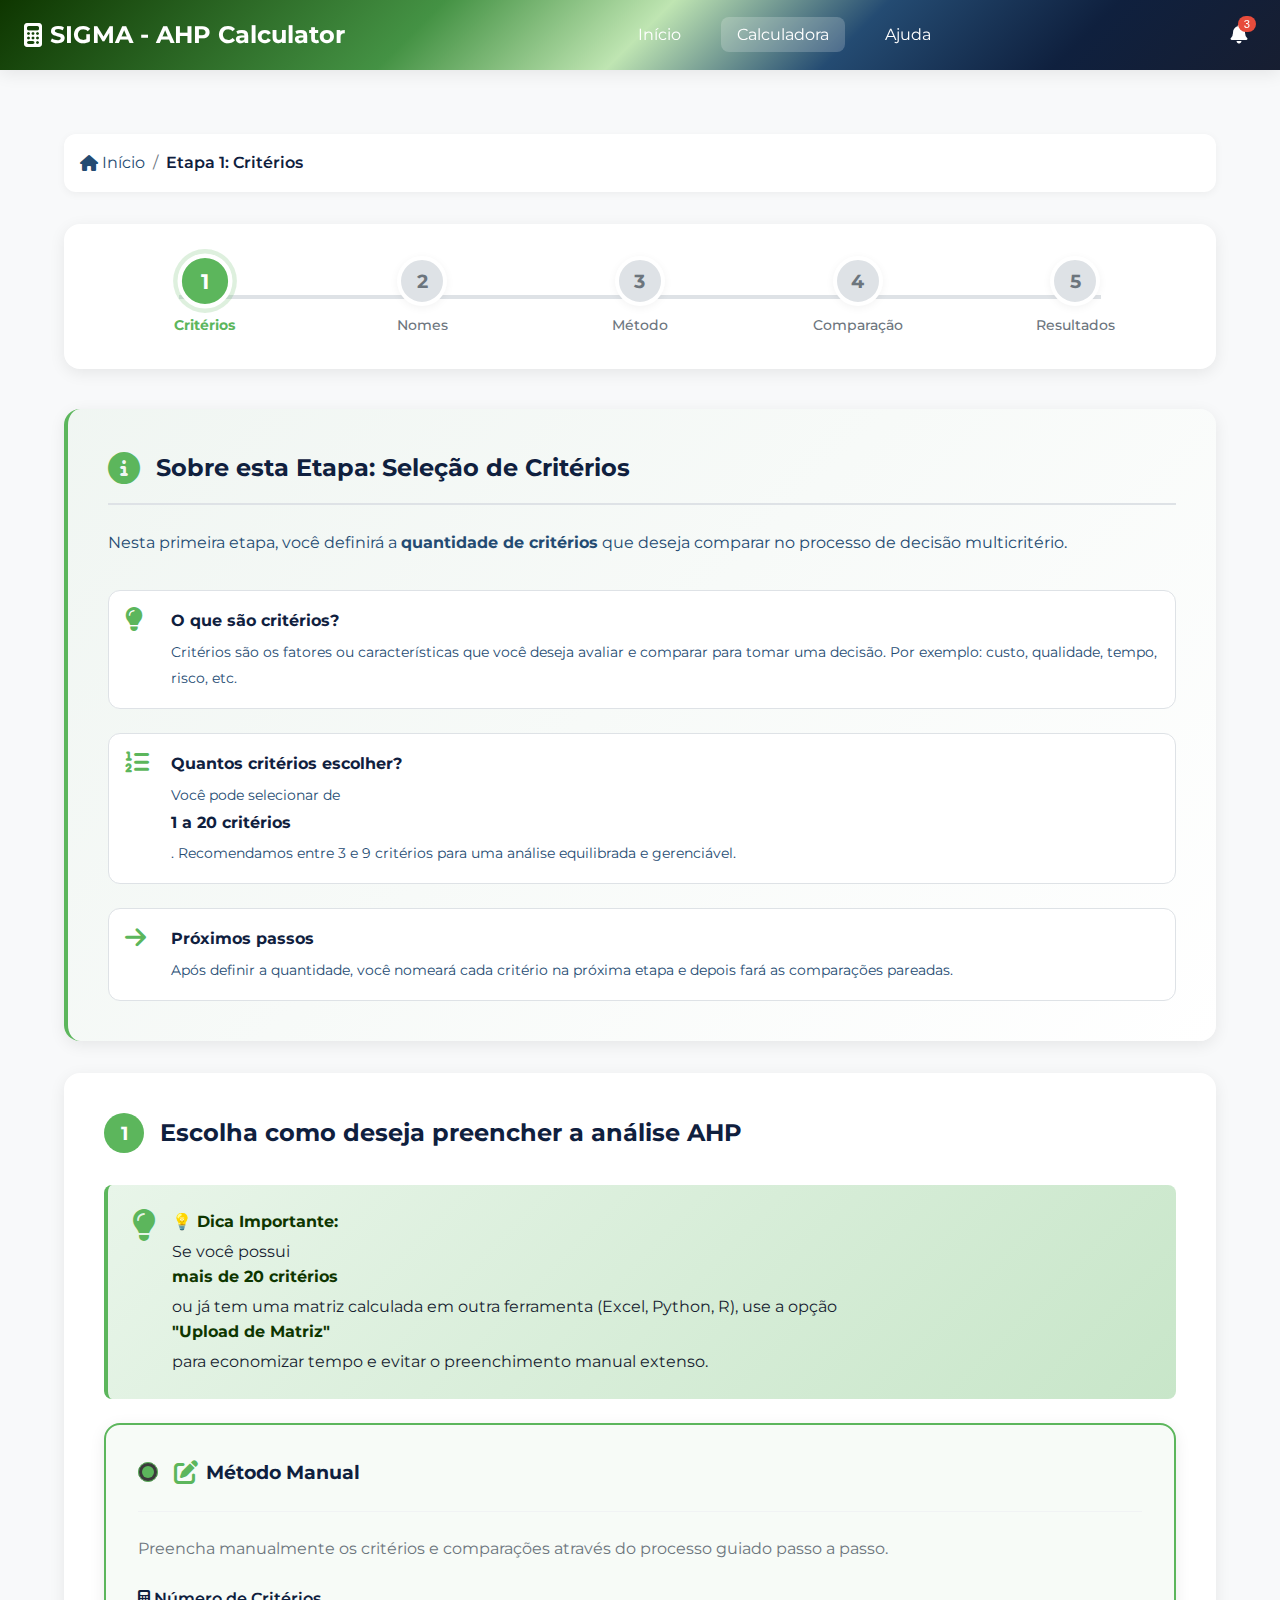
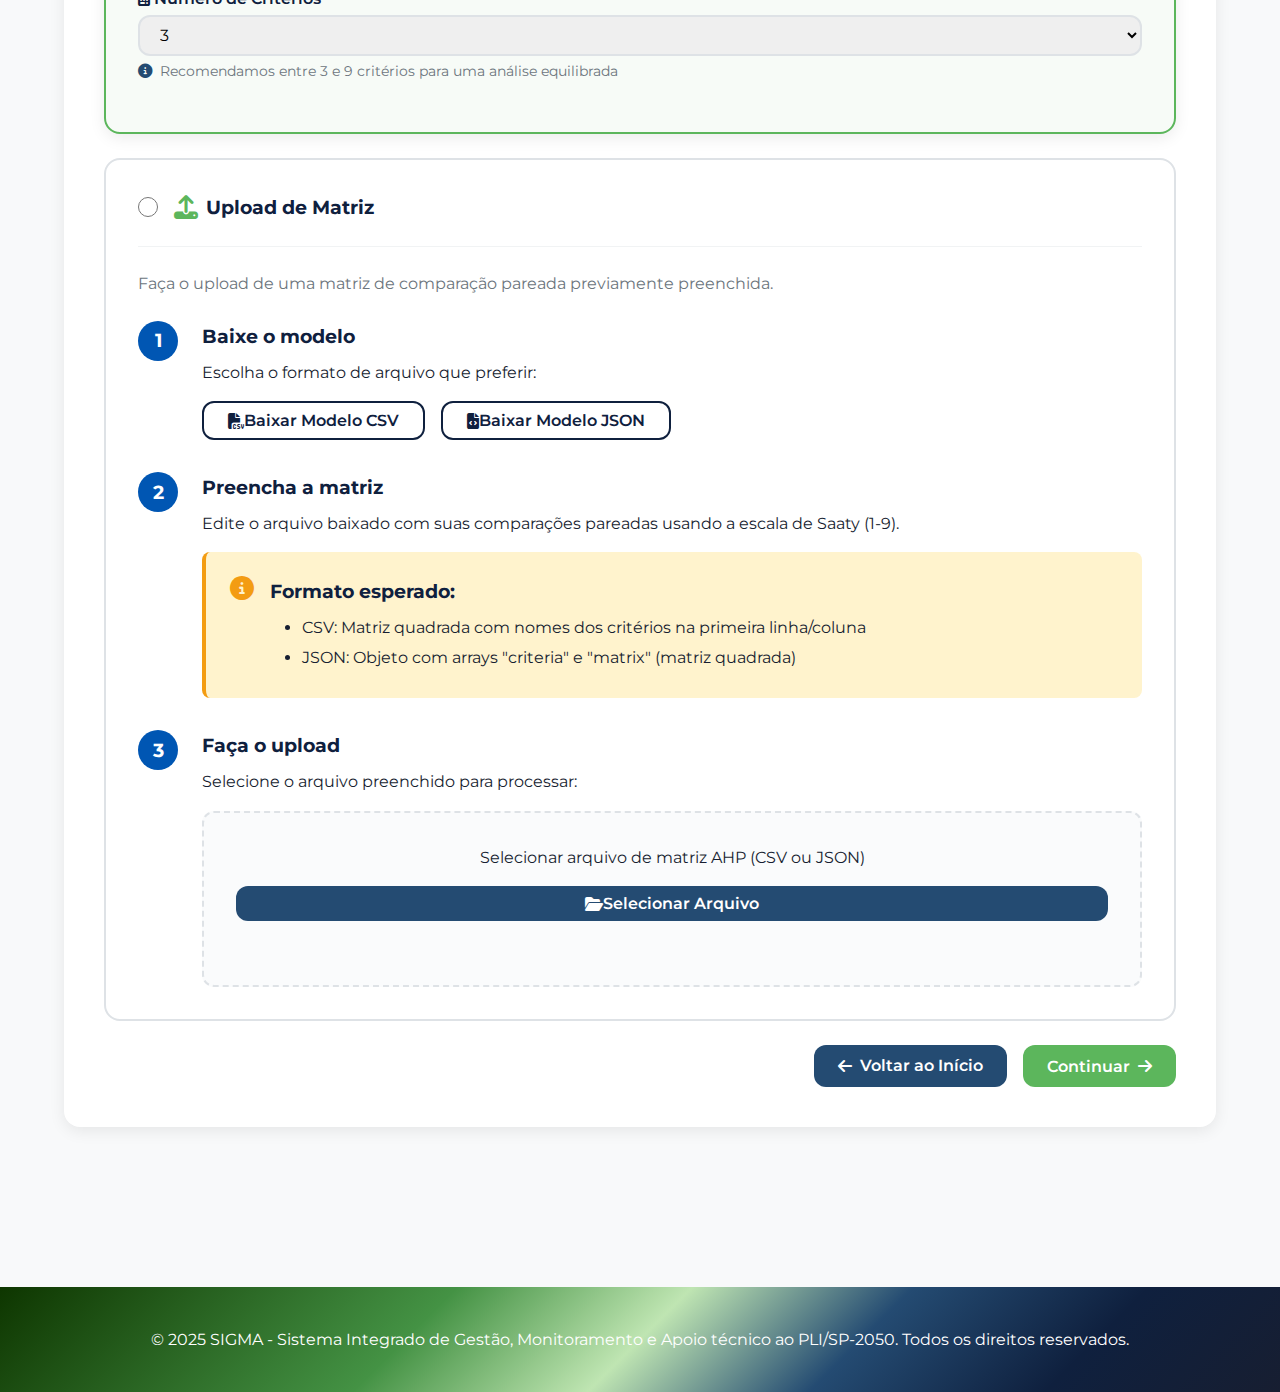
<file: step1-criterios.html>
<!DOCTYPE html>
<html lang="pt-BR">
<head>
    <meta charset="UTF-8">
    <meta name="viewport" content="width=device-width, initial-scale=1.0">
    <title>Etapa 1: Seleção de Critérios - SIGMA AHP</title>

    <!-- SIGMA AHP specific styles -->
    <link rel="stylesheet" href="sigma-ahp.css">

    <!-- Font Awesome para ícones -->
    <link rel="stylesheet" href="https://cdnjs.cloudflare.com/ajax/libs/font-awesome/6.4.2/css/all.min.css">

    <!-- Montserrat Font -->
    <link rel="preconnect" href="https://fonts.googleapis.com">
    <link rel="preconnect" href="https://fonts.gstatic.com" crossorigin>
    <link href="https://fonts.googleapis.com/css2?family=Montserrat:wght@400;500;600;700&display=swap" rel="stylesheet">
</head>
<body>
    <!-- PLI Navbar Header -->
    <header class="l-header">
        <nav class="pli-navbar">
            <div class="pli-navbar__container">
                <a href="sigma-ahp.html" class="pli-navbar__brand">
                    <i class="fas fa-calculator"></i> SIGMA - AHP Calculator
                </a>

                <ul class="pli-navbar__nav">
                    <li><a href="sigma-ahp.html" class="pli-navbar__link">Início</a></li>
                    <li><a href="#" class="pli-navbar__link pli-navbar__link--active">Calculadora</a></li>
                    <li><a href="#" class="pli-navbar__link">Ajuda</a></li>
                </ul>

                <div class="pli-navbar__utilities">
                    <button class="pli-navbar__notification">
                        <i class="fas fa-bell"></i>
                        <span class="pli-navbar__notification-badge">3</span>
                    </button>
                </div>
            </div>
        </nav>
    </header>

    <!-- Main Content -->
    <main class="l-main">
        <div class="l-container">
            <!-- Breadcrumb Navigation -->
            <nav class="breadcrumb">
                <a href="sigma-ahp.html"><i class="fas fa-home"></i> Início</a>
                <span class="breadcrumb-separator">/</span>
                <span class="breadcrumb-current">Etapa 1: Critérios</span>
            </nav>

            <!-- Progress Bar -->
            <div class="progress-container">
                <div class="progress-bar">
                    <div class="progress-step active">
                        <div class="progress-circle">1</div>
                        <span>Critérios</span>
                    </div>
                    <div class="progress-step">
                        <div class="progress-circle">2</div>
                        <span>Nomes</span>
                    </div>
                    <div class="progress-step">
                        <div class="progress-circle">3</div>
                        <span>Método</span>
                    </div>
                    <div class="progress-step">
                        <div class="progress-circle">4</div>
                        <span>Comparação</span>
                    </div>
                    <div class="progress-step">
                        <div class="progress-circle">5</div>
                        <span>Resultados</span>
                    </div>
                </div>
            </div>

            <!-- Info Card -->
            <section class="ahp-section info-card">
                <div class="info-card-header">
                    <i class="fas fa-info-circle"></i>
                    <h2>Sobre esta Etapa: Seleção de Critérios</h2>
                </div>
                <div class="info-card-content">
                    <p>Nesta primeira etapa, você definirá a <strong>quantidade de critérios</strong> que deseja comparar no processo de decisão multicritério.</p>
                    
                    <div class="info-highlights">
                        <div class="info-item">
                            <i class="fas fa-lightbulb"></i>
                            <div>
                                <strong>O que são critérios?</strong>
                                <p>Critérios são os fatores ou características que você deseja avaliar e comparar para tomar uma decisão. Por exemplo: custo, qualidade, tempo, risco, etc.</p>
                            </div>
                        </div>
                        <div class="info-item">
                            <i class="fas fa-list-ol"></i>
                            <div>
                                <strong>Quantos critérios escolher?</strong>
                                <p>Você pode selecionar de <strong>1 a 20 critérios</strong>. Recomendamos entre 3 e 9 critérios para uma análise equilibrada e gerenciável.</p>
                            </div>
                        </div>
                        <div class="info-item">
                            <i class="fas fa-arrow-right"></i>
                            <div>
                                <strong>Próximos passos</strong>
                                <p>Após definir a quantidade, você nomeará cada critério na próxima etapa e depois fará as comparações pareadas.</p>
                            </div>
                        </div>
                    </div>
                </div>
            </section>

            <!-- Main Content Section -->
            <section class="ahp-section">
                <h2 class="step-title">
                    <span class="step-number">1</span>
                    Escolha como deseja preencher a análise AHP
                </h2>
                
                <!-- Dica sobre Upload -->
                <div class="recommendation-box">
                    <i class="fas fa-lightbulb"></i>
                    <div>
                        <strong>💡 Dica Importante:</strong>
                        <p>Se você possui <strong>mais de 20 critérios</strong> ou já tem uma matriz calculada em outra ferramenta (Excel, Python, R), use a opção <strong>"Upload de Matriz"</strong> para economizar tempo e evitar o preenchimento manual extenso.</p>
                    </div>
                </div>
                
                <!-- Opção 1: Método Manual -->
                <div class="method-choice-card">
                    <div class="method-choice-header">
                        <input type="radio" id="method-manual" name="input-method" value="manual" checked onchange="toggleInputMethod()">
                        <label for="method-manual">
                            <i class="fas fa-edit"></i> <strong>Método Manual</strong>
                        </label>
                    </div>
                    <div id="manual-method-content" class="method-content">
                        <p>Preencha manualmente os critérios e comparações através do processo guiado passo a passo.</p>
                        
                        <div class="c-form-group">
                            <label for="criteria-count" class="c-form-label">
                                <i class="fas fa-calculator"></i> Número de Critérios
                            </label>
                            <select id="criteria-count" class="c-form-control" title="Selecione a quantidade de critérios">
                                <option value="1">1</option>
                                <option value="2">2</option>
                                <option value="3" selected>3</option>
                                <option value="4">4</option>
                                <option value="5">5</option>
                                <option value="6">6</option>
                                <option value="7">7</option>
                                <option value="8">8</option>
                                <option value="9">9</option>
                                <option value="10">10</option>
                                <option value="11">11</option>
                                <option value="12">12</option>
                                <option value="13">13</option>
                                <option value="14">14</option>
                                <option value="15">15</option>
                                <option value="16">16</option>
                                <option value="17">17</option>
                                <option value="18">18</option>
                                <option value="19">19</option>
                                <option value="20">20</option>
                            </select>
                            <small class="form-help">
                                <i class="fas fa-info-circle"></i> 
                                Recomendamos entre 3 e 9 critérios para uma análise equilibrada
                            </small>
                        </div>
                    </div>
                </div>

                <!-- Opção 2: Upload de Matriz -->
                <div class="method-choice-card">
                    <div class="method-choice-header">
                        <input type="radio" id="method-upload" name="input-method" value="upload" onchange="toggleInputMethod()">
                        <label for="method-upload">
                            <i class="fas fa-upload"></i> <strong>Upload de Matriz</strong>
                        </label>
                    </div>
                    <div id="upload-method-content" class="method-content method-content--hidden">
                        <p>Faça o upload de uma matriz de comparação pareada previamente preenchida.</p>
                        
                        <div class="upload-steps">
                            <div class="upload-step">
                                <div class="step-number-badge">1</div>
                                <div class="step-content">
                                    <strong>Baixe o modelo</strong>
                                    <p>Escolha o formato de arquivo que preferir:</p>
                                    <div class="template-buttons">
                                        <button onclick="downloadMatrixTemplate('csv')" class="c-btn c-btn--outline">
                                            <i class="fas fa-file-csv"></i> Baixar Modelo CSV
                                        </button>
                                        <button onclick="downloadMatrixTemplate('json')" class="c-btn c-btn--outline">
                                            <i class="fas fa-file-code"></i> Baixar Modelo JSON
                                        </button>
                                    </div>
                                </div>
                            </div>

                            <div class="upload-step">
                                <div class="step-number-badge">2</div>
                                <div class="step-content">
                                    <strong>Preencha a matriz</strong>
                                    <p>Edite o arquivo baixado com suas comparações pareadas usando a escala de Saaty (1-9).</p>
                                    <div class="info-box">
                                        <i class="fas fa-info-circle"></i>
                                        <div>
                                            <strong>Formato esperado:</strong>
                                            <ul class="info-list">
                                                <li>CSV: Matriz quadrada com nomes dos critérios na primeira linha/coluna</li>
                                                <li>JSON: Objeto com arrays "criteria" e "matrix" (matriz quadrada)</li>
                                            </ul>
                                        </div>
                                    </div>
                                </div>
                            </div>

                            <div class="upload-step">
                                <div class="step-number-badge">3</div>
                                <div class="step-content">
                                    <strong>Faça o upload</strong>
                                    <p>Selecione o arquivo preenchido para processar:</p>
                                    <div class="upload-area">
                                        <label for="matrix-file-input" class="visually-hidden">Selecionar arquivo de matriz AHP (CSV ou JSON)</label>
                                        <input type="file" id="matrix-file-input" accept=".csv,.json" onchange="handleFileSelect(event)" class="hidden-file-input" title="Selecionar arquivo de matriz AHP em formato CSV ou JSON">
                                        <button onclick="document.getElementById('matrix-file-input').click()" class="c-btn c-btn--secondary">
                                            <i class="fas fa-folder-open"></i> Selecionar Arquivo
                                        </button>
                                        <div id="file-info" class="file-info"></div>
                                    </div>
                                </div>
                            </div>
                        </div>
                    </div>
                </div>
                
                <div class="c-form-actions">
                    <a href="sigma-ahp.html" class="c-btn c-btn--secondary">
                        <i class="fas fa-arrow-left c-btn__icon"></i>Voltar ao Início
                    </a>
                    <button id="continue-btn" onclick="processCriteriaCount()" class="c-btn c-btn--primary">
                        Continuar<i class="fas fa-arrow-right c-btn__icon c-btn__icon--right"></i>
                    </button>
                </div>
            </section>
        </div>
    </main>

    <!-- Footer -->
    <footer class="l-footer">
        <div class="l-footer__content">
            <p>&copy; 2025 SIGMA - Sistema Integrado de Gestão, Monitoramento e Apoio técnico ao PLI/SP-2050. Todos os direitos reservados.</p>
        </div>
    </footer>

    <!-- Scripts -->
    <script src="js/script.js"></script>
    <script>
        // Variável global para armazenar dados do upload
        let uploadedMatrixData = null;

        // Alterna entre método manual e upload
        function toggleInputMethod() {
            const manualRadio = document.getElementById('method-manual');
            const uploadRadio = document.getElementById('method-upload');
            const manualContent = document.getElementById('manual-method-content');
            const uploadContent = document.getElementById('upload-method-content');
            const continueBtn = document.getElementById('continue-btn');

            if (manualRadio.checked) {
                manualContent.style.display = 'block';
                uploadContent.style.display = 'none';
                continueBtn.textContent = 'Continuar';
                continueBtn.innerHTML = 'Continuar<i class="fas fa-arrow-right c-btn__icon c-btn__icon--right"></i>';
                continueBtn.onclick = processCriteriaCount;
            } else if (uploadRadio.checked) {
                manualContent.style.display = 'none';
                uploadContent.style.display = 'block';
                continueBtn.textContent = 'Processar Matriz';
                continueBtn.innerHTML = '<i class="fas fa-check c-btn__icon"></i>Processar Matriz';
                continueBtn.onclick = processUploadedMatrix;
            }
        }

        // Baixa modelo de matriz em CSV ou JSON
        function downloadMatrixTemplate(format) {
            const sampleCriteria = ['Critério 1', 'Critério 2', 'Critério 3'];
            const sampleMatrix = [
                [1, 1, 1],
                [1, 1, 1],
                [1, 1, 1]
            ];

            if (format === 'csv') {
                let csvContent = ',' + sampleCriteria.join(',') + '\n';
                for (let i = 0; i < sampleCriteria.length; i++) {
                    let row = sampleCriteria[i];
                    for (let j = 0; j < sampleMatrix[i].length; j++) {
                        row += ',' + sampleMatrix[i][j];
                    }
                    csvContent += row + '\n';
                }
                csvContent += '\n# INSTRUÇÕES:\n';
                csvContent += '# 1. Mantenha a primeira linha (nomes dos critérios) e primeira coluna\n';
                csvContent += '# 2. Substitua os valores 1 pelas suas comparações usando a escala de Saaty (1-9)\n';
                csvContent += '# 3. Diagonal principal deve sempre ser 1\n';
                csvContent += '# 4. Para cada par (i,j), se você preencher valor X, o par (j,i) será automaticamente 1/X\n';
                csvContent += '# 5. Escala: 1=Igual, 3=Moderado, 5=Forte, 7=Muito forte, 9=Extremo (valores pares são intermediários)\n';

                const blob = new Blob([csvContent], { type: 'text/csv;charset=utf-8;' });
                const url = URL.createObjectURL(blob);
                const link = document.createElement('a');
                link.href = url;
                link.download = 'modelo_matriz_ahp.csv';
                link.click();
                URL.revokeObjectURL(url);
                
                showNotification('Modelo CSV baixado com sucesso!', 'success');
            } else if (format === 'json') {
                const templateData = {
                    criteria: sampleCriteria,
                    matrix: sampleMatrix,
                    instructions: {
                        step1: 'Edite o array "criteria" com os nomes dos seus critérios',
                        step2: 'Ajuste o tamanho da matriz "matrix" conforme o número de critérios',
                        step3: 'Preencha a matriz usando a escala de Saaty (1-9)',
                        scale: '1=Igual, 3=Moderado, 5=Forte, 7=Muito forte, 9=Extremo',
                        note: 'A diagonal principal deve sempre ser 1. Para cada par (i,j), o valor (j,i) será automaticamente calculado como 1/valor(i,j)'
                    }
                };

                const jsonContent = JSON.stringify(templateData, null, 2);
                const blob = new Blob([jsonContent], { type: 'application/json;charset=utf-8;' });
                const url = URL.createObjectURL(blob);
                const link = document.createElement('a');
                link.href = url;
                link.download = 'modelo_matriz_ahp.json';
                link.click();
                URL.revokeObjectURL(url);
                
                showNotification('Modelo JSON baixado com sucesso!', 'success');
            }
        }

        // Manipula seleção de arquivo
        function handleFileSelect(event) {
            const file = event.target.files[0];
            const fileInfo = document.getElementById('file-info');

            if (!file) {
                fileInfo.innerHTML = '';
                uploadedMatrixData = null;
                return;
            }

            const fileName = file.name;
            const fileSize = (file.size / 1024).toFixed(2) + ' KB';
            const fileExtension = fileName.split('.').pop().toLowerCase();

            fileInfo.innerHTML = `
                <div class="selected-file">
                    <i class="fas fa-file-alt"></i>
                    <div>
                        <strong>${fileName}</strong>
                        <small>${fileSize}</small>
                    </div>
                </div>
            `;

            // Ler o arquivo
            const reader = new FileReader();
            reader.onload = function(e) {
                try {
                    const content = e.target.result;
                    
                    if (fileExtension === 'csv') {
                        uploadedMatrixData = parseCSVMatrix(content);
                    } else if (fileExtension === 'json') {
                        uploadedMatrixData = parseJSONMatrix(content);
                    } else {
                        throw new Error('Formato de arquivo não suportado. Use CSV ou JSON.');
                    }

                    if (uploadedMatrixData) {
                        showNotification('Arquivo carregado com sucesso! Clique em "Processar Matriz" para continuar.', 'success');
                    }
                } catch (error) {
                    showNotification('Erro ao ler arquivo: ' + error.message, 'error');
                    uploadedMatrixData = null;
                }
            };

            reader.onerror = function() {
                showNotification('Erro ao ler o arquivo.', 'error');
                uploadedMatrixData = null;
            };

            reader.readAsText(file);
        }

        // Parse CSV matrix
        function parseCSVMatrix(content) {
            const lines = content.split('\n').filter(line => line.trim() && !line.trim().startsWith('#'));
            if (lines.length < 2) {
                throw new Error('Arquivo CSV inválido: muito poucas linhas.');
            }

            const headerLine = lines[0].split(',').map(s => s.trim()).filter(s => s);
            const criteria = headerLine.slice(1); // Remove primeira coluna vazia
            const matrix = [];

            for (let i = 1; i < lines.length && i <= criteria.length; i++) {
                const parts = lines[i].split(',').map(s => s.trim());
                const row = [];
                for (let j = 1; j < parts.length && j <= criteria.length; j++) {
                    const value = parseFloat(parts[j]);
                    if (isNaN(value)) {
                        throw new Error(`Valor inválido na linha ${i}, coluna ${j}: ${parts[j]}`);
                    }
                    row.push(value);
                }
                if (row.length === criteria.length) {
                    matrix.push(row);
                }
            }

            if (matrix.length !== criteria.length) {
                throw new Error(`Matriz não é quadrada. Critérios: ${criteria.length}, Linhas: ${matrix.length}`);
            }

            // Validar matriz
            validateMatrix(criteria, matrix);

            return { criteria, matrix };
        }

        // Parse JSON matrix
        function parseJSONMatrix(content) {
            const data = JSON.parse(content);
            
            if (!data.criteria || !Array.isArray(data.criteria)) {
                throw new Error('JSON inválido: propriedade "criteria" não encontrada ou não é um array.');
            }
            
            if (!data.matrix || !Array.isArray(data.matrix)) {
                throw new Error('JSON inválido: propriedade "matrix" não encontrada ou não é um array.');
            }

            const criteria = data.criteria;
            const matrix = data.matrix;

            if (matrix.length !== criteria.length) {
                throw new Error(`Matriz não é quadrada. Critérios: ${criteria.length}, Linhas: ${matrix.length}`);
            }

            for (let i = 0; i < matrix.length; i++) {
                if (!Array.isArray(matrix[i]) || matrix[i].length !== criteria.length) {
                    throw new Error(`Linha ${i+1} da matriz tem tamanho incorreto.`);
                }
            }

            // Validar matriz
            validateMatrix(criteria, matrix);

            return { criteria, matrix };
        }

        // Valida matriz de comparação
        function validateMatrix(criteria, matrix) {
            const n = criteria.length;

            // Verificar diagonal principal
            for (let i = 0; i < n; i++) {
                if (matrix[i][i] !== 1) {
                    throw new Error(`Diagonal principal inválida na posição [${i+1},${i+1}]. Deve ser 1, encontrado: ${matrix[i][i]}`);
                }
            }

            // Verificar reciprocidade (com tolerância)
            for (let i = 0; i < n; i++) {
                for (let j = i + 1; j < n; j++) {
                    const value = matrix[i][j];
                    const reciprocal = matrix[j][i];
                    const expectedReciprocal = 1 / value;
                    
                    if (Math.abs(reciprocal - expectedReciprocal) > 0.01) {
                        console.warn(`Aviso: Reciprocidade não exata em [${i+1},${j+1}]. Valor: ${value}, Recíproco esperado: ${expectedReciprocal}, Encontrado: ${reciprocal}`);
                    }
                }
            }

            return true;
        }

        // Processa matriz carregada e vai direto para resultados
        function processUploadedMatrix() {
            if (!uploadedMatrixData) {
                showNotification('Por favor, selecione um arquivo de matriz primeiro.', 'error');
                return;
            }

            try {
                // Salvar dados no localStorage
                const { criteria, matrix } = uploadedMatrixData;
                
                localStorage.setItem('ahp_criteriaCount', criteria.length);
                localStorage.setItem('ahp_criteria', JSON.stringify(criteria));
                localStorage.setItem('ahp_uploadedMatrix', JSON.stringify(matrix));
                localStorage.setItem('ahp_inputMethod', 'upload');

                showNotification('Processando matriz e calculando resultados...', 'info');

                // Redirecionar para step5 após breve delay
                setTimeout(() => {
                    window.location.href = 'step5-resultados.html';
                }, 1000);

            } catch (error) {
                showNotification('Erro ao processar matriz: ' + error.message, 'error');
            }
        }

        // Processa contagem de critérios (método manual)
        function processCriteriaCount() {
            const countSelect = document.getElementById("criteria-count");
            const criteriaCount = parseInt(countSelect.value);
            
            // Limpar dados de upload se existirem
            localStorage.removeItem('ahp_uploadedMatrix');
            localStorage.setItem('ahp_inputMethod', 'manual');
            
            // Salvar no localStorage
            localStorage.setItem('ahp_criteriaCount', criteriaCount);
            
            // Redirecionar para próxima página
            window.location.href = 'step2-nomes.html';
        }

        // Mostra notificação
        function showNotification(message, type) {
            const notificationDiv = document.createElement('div');
            notificationDiv.className = `notification notification-${type}`;
            notificationDiv.innerHTML = `
                <i class="fas fa-${type === 'success' ? 'check-circle' : type === 'error' ? 'exclamation-circle' : 'info-circle'}"></i>
                <span>${message}</span>
            `;
            
            document.body.appendChild(notificationDiv);
            
            setTimeout(() => {
                notificationDiv.style.animation = 'slideOut 0.3s ease-out';
                setTimeout(() => notificationDiv.remove(), 300);
            }, 4000);
        }

        // Restaurar valor salvo se existir
        document.addEventListener('DOMContentLoaded', function() {
            const savedCount = localStorage.getItem('ahp_criteriaCount');
            if (savedCount) {
                document.getElementById('criteria-count').value = savedCount;
            }

            const savedMethod = localStorage.getItem('ahp_inputMethod');
            if (savedMethod === 'upload') {
                document.getElementById('method-upload').checked = true;
                toggleInputMethod();
            }
        });
    </script>
</body>
</html>
</file>
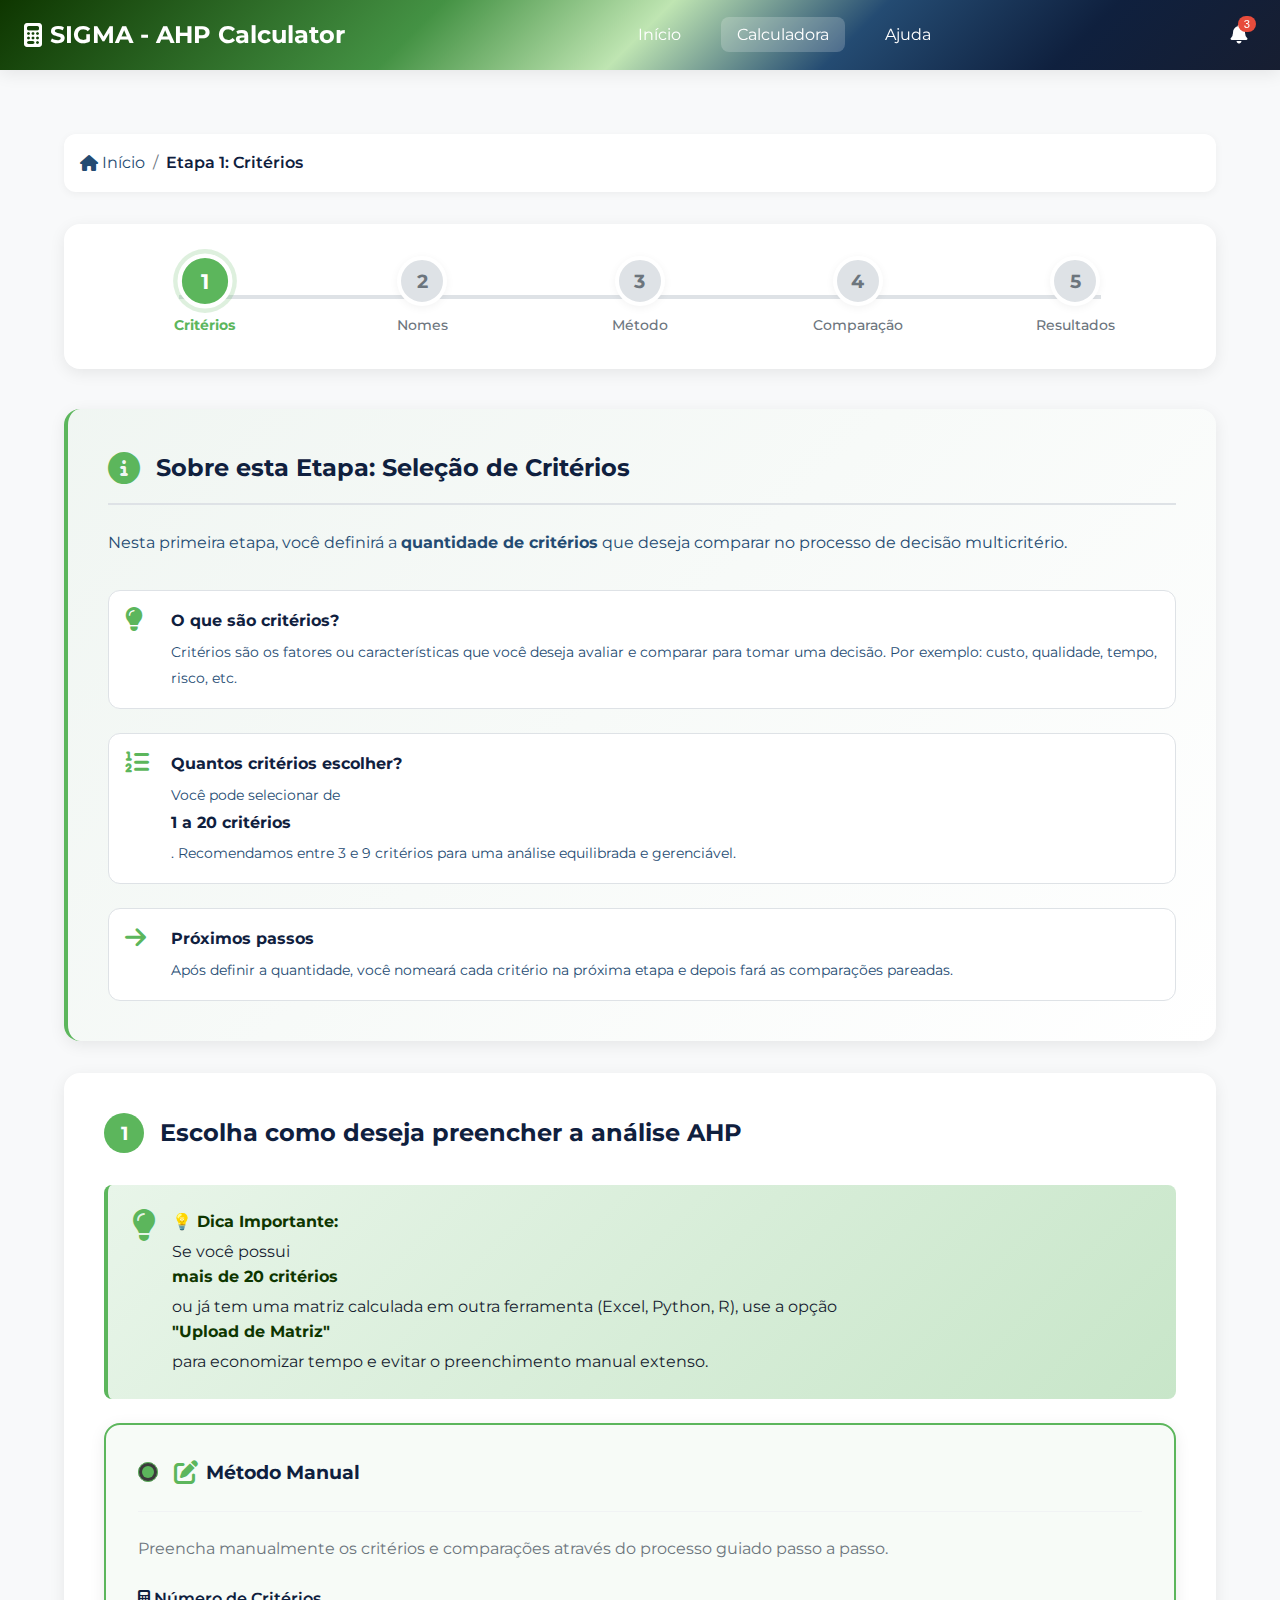
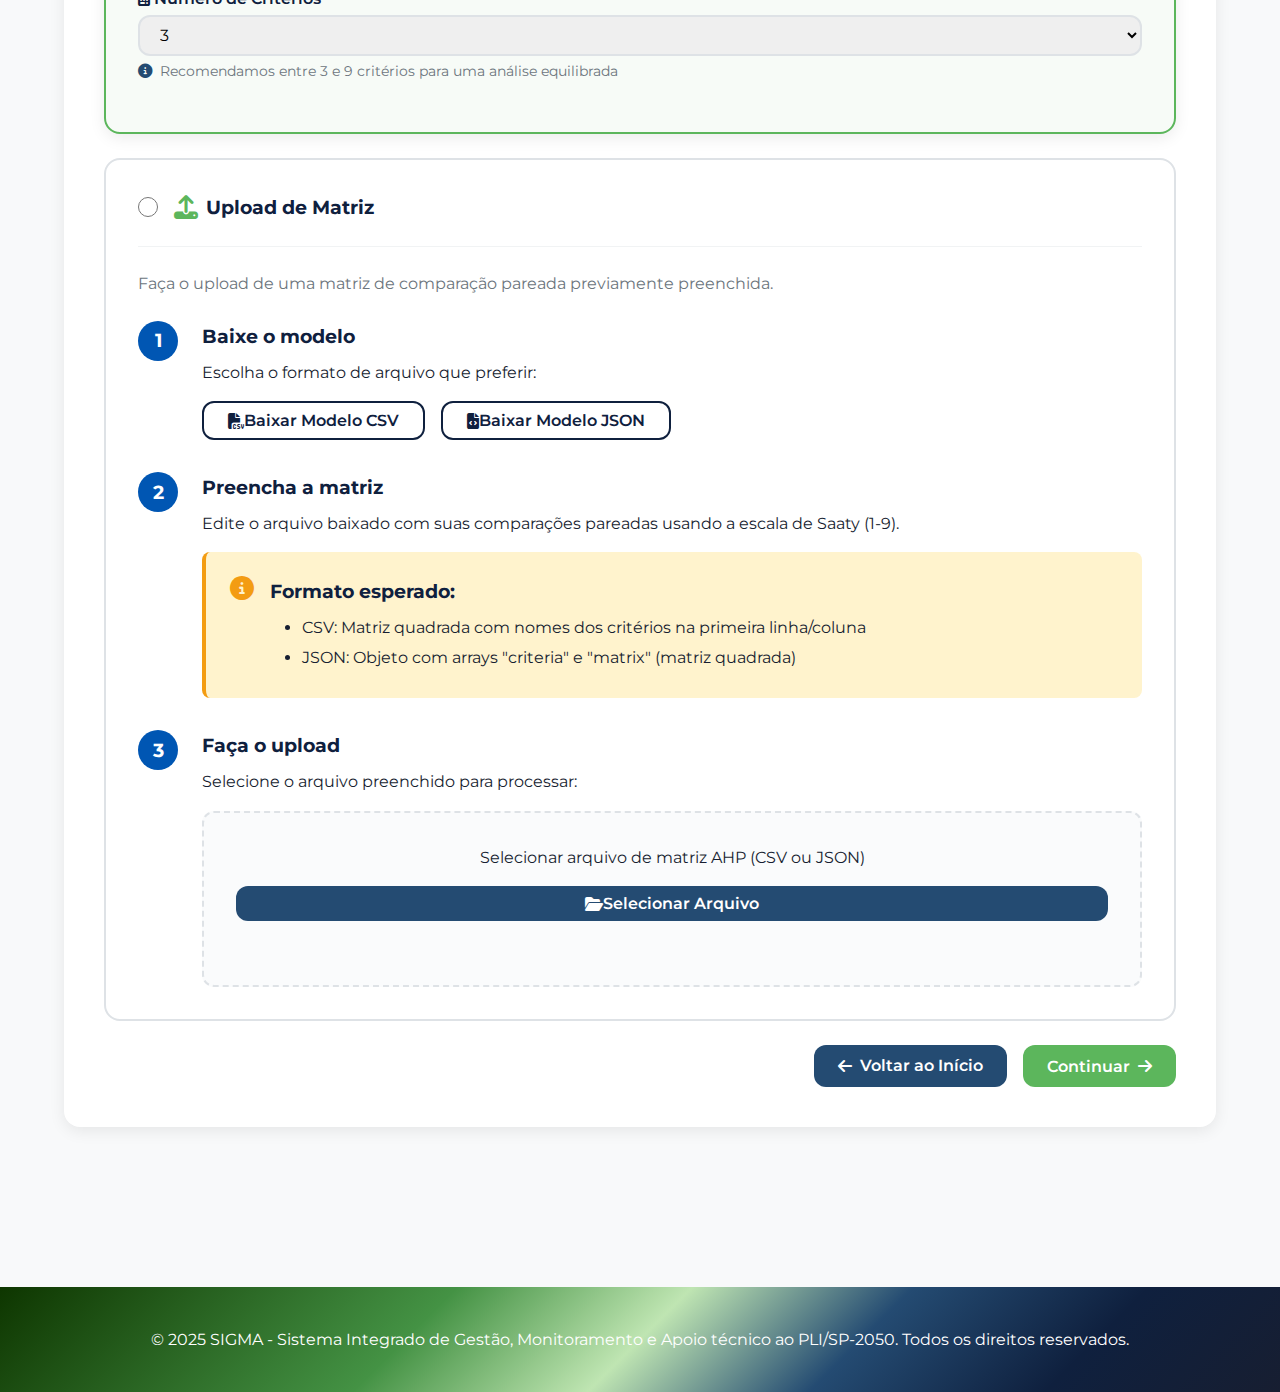
<file: step2-nomes.html>
<!DOCTYPE html>
<html lang="pt-BR">
<head>
    <meta charset="UTF-8">
    <meta name="viewport" content="width=device-width, initial-scale=1.0">
    <title>Etapa 2: Nomear Critérios - SIGMA AHP</title>

    <!-- SIGMA AHP specific styles -->
    <link rel="stylesheet" href="sigma-ahp.css">

    <!-- Font Awesome para ícones -->
    <link rel="stylesheet" href="https://cdnjs.cloudflare.com/ajax/libs/font-awesome/6.4.2/css/all.min.css">

    <!-- Montserrat Font -->
    <link rel="preconnect" href="https://fonts.googleapis.com">
    <link rel="preconnect" href="https://fonts.gstatic.com" crossorigin>
    <link href="https://fonts.googleapis.com/css2?family=Montserrat:wght@400;500;600;700&display=swap" rel="stylesheet">
</head>
<body>
    <!-- PLI Navbar Header -->
    <header class="l-header">
        <nav class="pli-navbar">
            <div class="pli-navbar__container">
                <a href="sigma-ahp.html" class="pli-navbar__brand">
                    <i class="fas fa-calculator"></i> SIGMA - AHP Calculator
                </a>

                <ul class="pli-navbar__nav">
                    <li><a href="sigma-ahp.html" class="pli-navbar__link">Início</a></li>
                    <li><a href="#" class="pli-navbar__link pli-navbar__link--active">Calculadora</a></li>
                    <li><a href="#" class="pli-navbar__link">Ajuda</a></li>
                </ul>

                <div class="pli-navbar__utilities">
                    <button class="pli-navbar__notification">
                        <i class="fas fa-bell"></i>
                        <span class="pli-navbar__notification-badge">3</span>
                    </button>
                </div>
            </div>
        </nav>
    </header>

    <!-- Main Content -->
    <main class="l-main">
        <div class="l-container">
            <!-- Breadcrumb Navigation -->
            <nav class="breadcrumb">
                <a href="sigma-ahp.html"><i class="fas fa-home"></i> Início</a>
                <span class="breadcrumb-separator">/</span>
                <a href="step1-criterios.html">Etapa 1</a>
                <span class="breadcrumb-separator">/</span>
                <span class="breadcrumb-current">Etapa 2: Nomes</span>
            </nav>

            <!-- Progress Bar -->
            <div class="progress-container">
                <div class="progress-bar">
                    <div class="progress-step completed">
                        <div class="progress-circle">1</div>
                        <span>Critérios</span>
                    </div>
                    <div class="progress-step active">
                        <div class="progress-circle">2</div>
                        <span>Nomes</span>
                    </div>
                    <div class="progress-step">
                        <div class="progress-circle">3</div>
                        <span>Método</span>
                    </div>
                    <div class="progress-step">
                        <div class="progress-circle">4</div>
                        <span>Comparação</span>
                    </div>
                    <div class="progress-step">
                        <div class="progress-circle">5</div>
                        <span>Resultados</span>
                    </div>
                </div>
            </div>

            <!-- Info Card -->
            <section class="ahp-section info-card">
                <div class="info-card-header">
                    <i class="fas fa-info-circle"></i>
                    <h2>Sobre esta Etapa: Nomear Critérios</h2>
                </div>
                <div class="info-card-content">
                    <p>Agora você irá <strong>atribuir nomes descritivos</strong> para cada um dos critérios que serão comparados no processo de decisão.</p>
                    
                    <div class="info-highlights">
                        <div class="info-item">
                            <i class="fas fa-tag"></i>
                            <div>
                                <strong>Nomes claros e específicos</strong>
                                <p>Use termos que reflitam exatamente o que cada critério representa. Por exemplo: "Custo Total", "Qualidade do Produto", "Prazo de Entrega".</p>
                            </div>
                        </div>
                        <div class="info-item">
                            <i class="fas fa-spell-check"></i>
                            <div>
                                <strong>Evite ambiguidades</strong>
                                <p>Escolha nomes que não deixem dúvidas sobre o que está sendo avaliado. Nomes genéricos podem confundir na hora da comparação.</p>
                            </div>
                        </div>
                        <div class="info-item">
                            <i class="fas fa-arrow-right"></i>
                            <div>
                                <strong>Próximos passos</strong>
                                <p>Após nomear todos os critérios, você escolherá o método de comparação (matriz direta ou formulário guiado).</p>
                            </div>
                        </div>
                    </div>
                </div>
            </section>

            <!-- Main Content Section -->
            <section class="ahp-section">
                <h2 class="step-title">
                    <span class="step-number">2</span>
                    Digite os nomes dos critérios
                </h2>
                
                <div id="criteriaInputs" class="criteria-inputs">
                    <!-- Inputs serão gerados dinamicamente -->
                </div>
                
                <div class="c-form-actions">
                    <a href="step1-criterios.html" class="c-btn c-btn--secondary">
                        <i class="fas fa-arrow-left c-btn__icon"></i>Voltar
                    </a>
                    <button onclick="processCriteriaNames()" class="c-btn c-btn--primary">
                        Continuar<i class="fas fa-arrow-right c-btn__icon c-btn__icon--right"></i>
                    </button>
                </div>
            </section>
        </div>
    </main>

    <!-- Footer -->
    <footer class="l-footer">
        <div class="l-footer__content">
            <p>&copy; 2025 SIGMA - Sistema Integrado de Gestão, Monitoramento e Apoio técnico ao PLI/SP-2050. Todos os direitos reservados.</p>
        </div>
    </footer>

    <!-- Scripts -->
    <script src="js/script.js"></script>
    <script>
        // Gerar inputs de critérios
        document.addEventListener('DOMContentLoaded', function() {
            const count = localStorage.getItem('ahp_criteriaCount');
            
            if (!count || count < 1) {
                alert('Número de critérios não encontrado. Redirecionando para a Etapa 1.');
                window.location.href = 'step1-criterios.html';
                return;
            }

            const container = document.getElementById('criteriaInputs');
            const savedCriteria = JSON.parse(localStorage.getItem('ahp_criteria') || '[]');
            
            for (let i = 1; i <= count; i++) {
                const formGroup = document.createElement('div');
                formGroup.className = 'c-form-group';
                
                const label = document.createElement('label');
                label.className = 'c-form-label';
                label.setAttribute('for', `criteria${i}`);
                label.innerHTML = `<i class="fas fa-tag"></i> Critério ${i}`;
                
                const input = document.createElement('input');
                input.type = 'text';
                input.id = `criteria${i}`;
                input.name = `criteria${i}`;
                input.className = 'c-form-control';
                input.placeholder = `Digite o nome do critério ${i}`;
                input.value = savedCriteria[i-1] || '';
                input.required = true;
                
                const helpText = document.createElement('small');
                helpText.className = 'form-help';
                helpText.innerHTML = '<i class="fas fa-info-circle"></i> Use um nome descritivo e específico';
                
                formGroup.appendChild(label);
                formGroup.appendChild(input);
                formGroup.appendChild(helpText);
                container.appendChild(formGroup);
            }
        });

        function processCriteriaNames() {
            const count = parseInt(localStorage.getItem('ahp_criteriaCount'));
            const criteria = [];
            
            let valid = true;
            for (let i = 1; i <= count; i++) {
                const input = document.getElementById(`criteria${i}`);
                const value = input.value.trim();
                
                if (!value) {
                    input.style.borderColor = 'var(--pli-error)';
                    valid = false;
                } else {
                    input.style.borderColor = '';
                    criteria.push(value);
                }
            }
            
            if (!valid) {
                alert('Por favor, preencha todos os nomes dos critérios.');
                return;
            }
            
            // Verificar duplicados
            const duplicates = criteria.filter((name, index) => criteria.indexOf(name) !== index);
            if (duplicates.length > 0) {
                alert('Atenção: Há critérios com nomes duplicados. Use nomes únicos para cada critério.');
                return;
            }
            
            // Salvar critérios no localStorage
            localStorage.setItem('ahp_criteria', JSON.stringify(criteria));
            
            // Redirecionar para a próxima etapa
            window.location.href = 'step3-metodo.html';
        }
    </script>
</body>
</html>
</file>
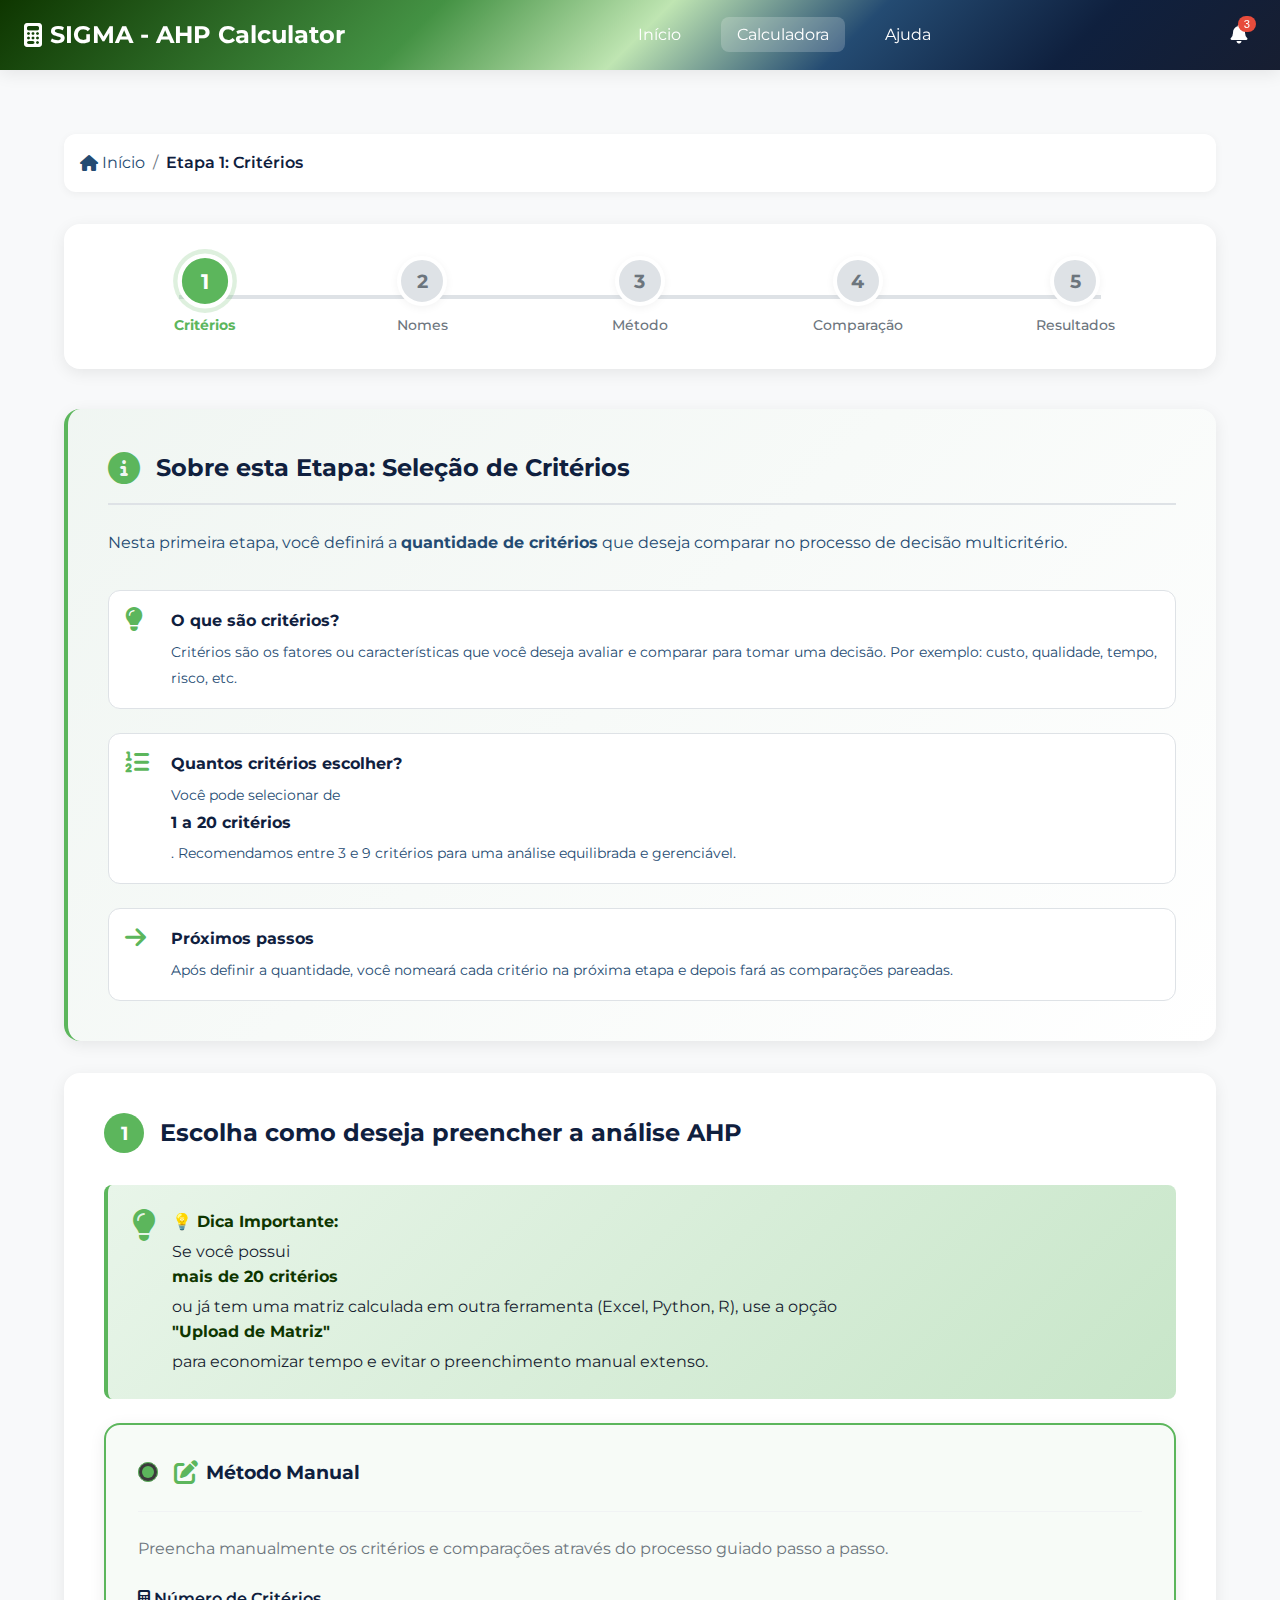
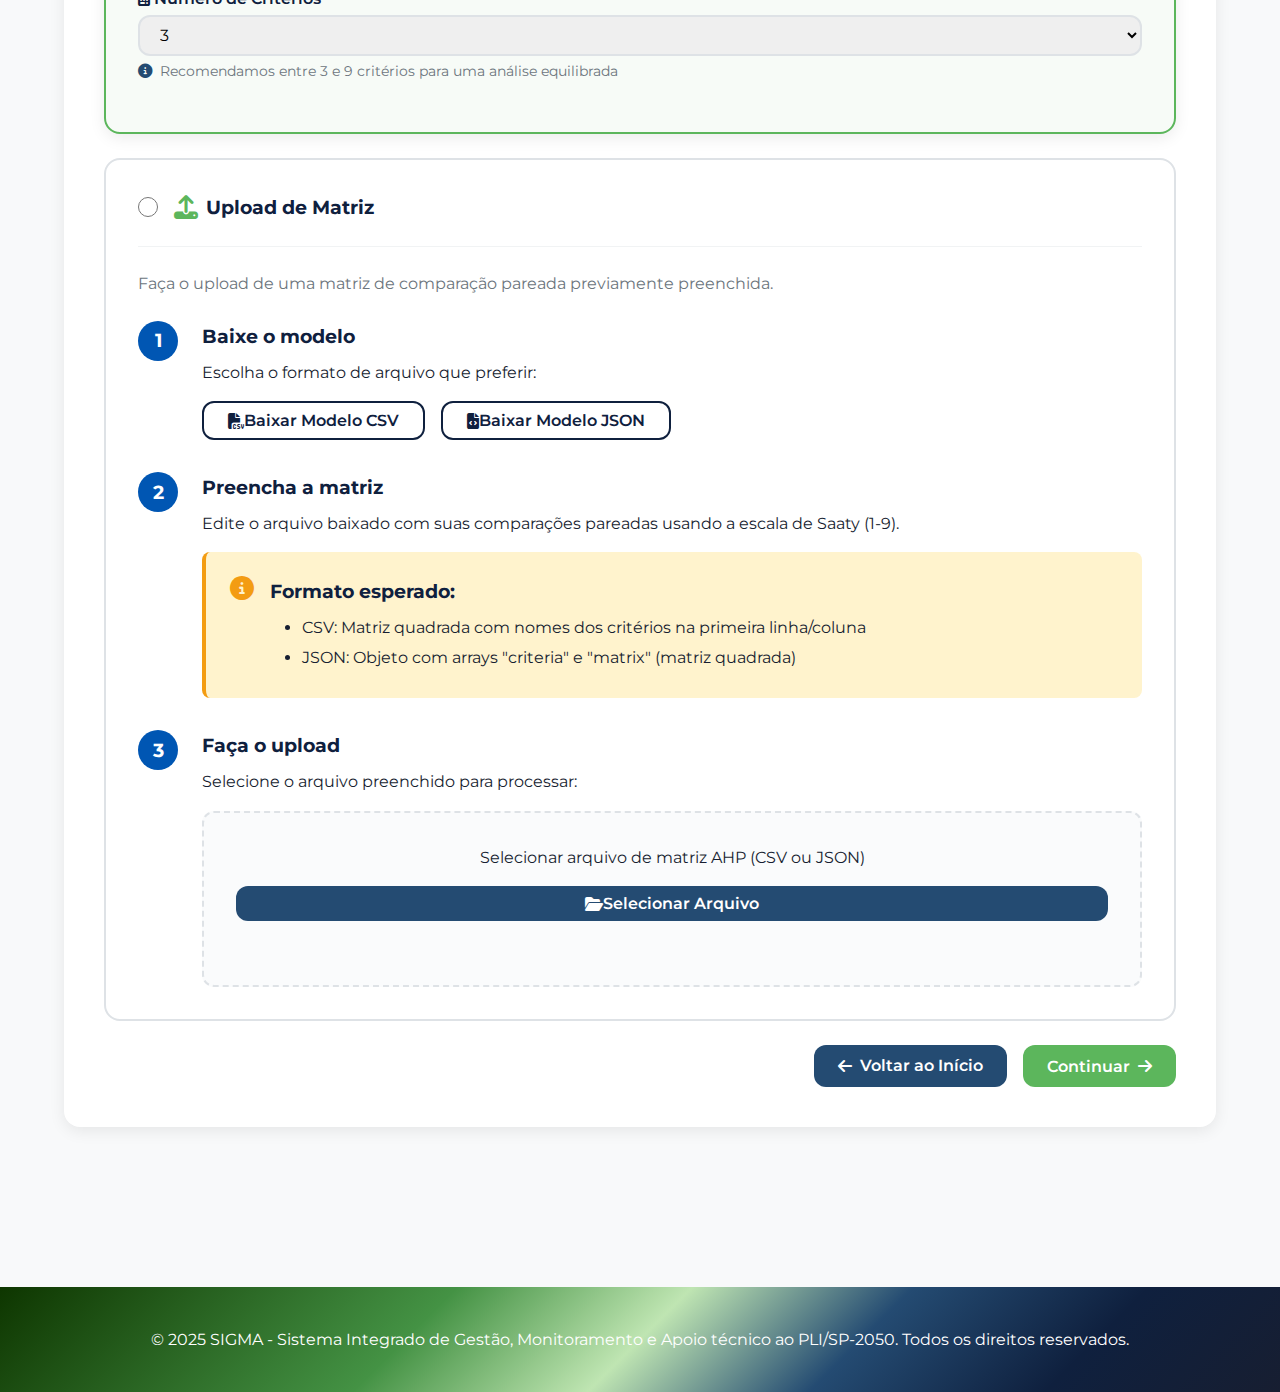
<file: step3-metodo.html>
<!DOCTYPE html>
<html lang="pt-BR">
<head>
    <meta charset="UTF-8">
    <meta name="viewport" content="width=device-width, initial-scale=1.0">
    <title>Etapa 3: Escolher Método - SIGMA AHP</title>

    <!-- SIGMA AHP specific styles -->
    <link rel="stylesheet" href="sigma-ahp.css">

    <!-- Font Awesome para ícones -->
    <link rel="stylesheet" href="https://cdnjs.cloudflare.com/ajax/libs/font-awesome/6.4.2/css/all.min.css">

    <!-- Montserrat Font -->
    <link rel="preconnect" href="https://fonts.googleapis.com">
    <link rel="preconnect" href="https://fonts.gstatic.com" crossorigin>
    <link href="https://fonts.googleapis.com/css2?family=Montserrat:wght@400;500;600;700&display=swap" rel="stylesheet">
</head>
<body>
    <!-- PLI Navbar Header -->
    <header class="l-header">
        <nav class="pli-navbar">
            <div class="pli-navbar__container">
                <a href="sigma-ahp.html" class="pli-navbar__brand">
                    <i class="fas fa-calculator"></i> SIGMA - AHP Calculator
                </a>

                <ul class="pli-navbar__nav">
                    <li><a href="sigma-ahp.html" class="pli-navbar__link">Início</a></li>
                    <li><a href="#" class="pli-navbar__link pli-navbar__link--active">Calculadora</a></li>
                    <li><a href="#" class="pli-navbar__link">Ajuda</a></li>
                </ul>

                <div class="pli-navbar__utilities">
                    <button class="pli-navbar__notification">
                        <i class="fas fa-bell"></i>
                        <span class="pli-navbar__notification-badge">3</span>
                    </button>
                </div>
            </div>
        </nav>
    </header>

    <!-- Main Content -->
    <main class="l-main">
        <div class="l-container">
            <!-- Breadcrumb Navigation -->
            <nav class="breadcrumb">
                <a href="sigma-ahp.html"><i class="fas fa-home"></i> Início</a>
                <span class="breadcrumb-separator">/</span>
                <a href="step1-criterios.html">Etapa 1</a>
                <span class="breadcrumb-separator">/</span>
                <a href="step2-nomes.html">Etapa 2</a>
                <span class="breadcrumb-separator">/</span>
                <span class="breadcrumb-current">Etapa 3: Método</span>
            </nav>

            <!-- Progress Bar -->
            <div class="progress-container">
                <div class="progress-bar">
                    <div class="progress-step completed">
                        <div class="progress-circle">1</div>
                        <span>Critérios</span>
                    </div>
                    <div class="progress-step completed">
                        <div class="progress-circle">2</div>
                        <span>Nomes</span>
                    </div>
                    <div class="progress-step active">
                        <div class="progress-circle">3</div>
                        <span>Método</span>
                    </div>
                    <div class="progress-step">
                        <div class="progress-circle">4</div>
                        <span>Comparação</span>
                    </div>
                    <div class="progress-step">
                        <div class="progress-circle">5</div>
                        <span>Resultados</span>
                    </div>
                </div>
            </div>

            <!-- Info Card -->
            <section class="ahp-section info-card">
                <div class="info-card-header">
                    <i class="fas fa-info-circle"></i>
                    <h2>Sobre esta Etapa: Escolha do Método de Comparação</h2>
                </div>
                <div class="info-card-content">
                    <p>Escolha o <strong>método de comparação</strong> que melhor se adequa ao seu perfil. Ambos os métodos produzem os mesmos resultados, diferenciando-se apenas na forma de entrada dos dados.</p>
                    
                    <div class="info-highlights">
                        <div class="info-item">
                            <i class="fas fa-table"></i>
                            <div>
                                <strong>Matriz Direta</strong>
                                <p>Preencha todos os valores da matriz de comparação de uma única vez. Ideal para usuários experientes que já conhecem o método AHP.</p>
                            </div>
                        </div>
                        <div class="info-item">
                            <i class="fas fa-list-check"></i>
                            <div>
                                <strong>Formulário Assistido</strong>
                                <p>Compare critérios par a par de forma guiada, uma comparação por vez. Recomendado para iniciantes ou análises mais complexas.</p>
                            </div>
                        </div>
                        <div class="info-item">
                            <i class="fas fa-balance-scale"></i>
                            <div>
                                <strong>Escala de Saaty</strong>
                                <p>Em ambos os métodos, você utilizará valores de 1 a 9 para indicar a importância relativa entre critérios, conforme a escala de Saaty.</p>
                            </div>
                        </div>
                    </div>
                </div>
            </section>

            <!-- Method Selection Section -->
            <section class="ahp-section">
                <h2 class="step-title">
                    <span class="step-number">3</span>
                    Escolha o método de comparação
                </h2>
                
                <div class="method-selection-grid">
                    <div class="method-option-card" onclick="selectMethod('matrix')">
                        <div class="method-option-header">
                            <div class="method-option-icon">
                                <i class="fas fa-th"></i>
                            </div>
                            <h3>Matriz Direta</h3>
                        </div>
                        <div class="method-option-body">
                            <img src="img_folder/matriz_direta_ahp.png" alt="Exemplo de Matriz Direta" class="method-example-image">
                            <p>Preencha toda a matriz de comparação de uma vez, com visão completa de todas as comparações.</p>
                            <ul class="method-features">
                                <li><i class="fas fa-check"></i> Preenchimento mais rápido</li>
                                <li><i class="fas fa-check"></i> Visão global da matriz</li>
                                <li><i class="fas fa-check"></i> Para usuários experientes</li>
                            </ul>
                        </div>
                        <div class="method-option-footer">
                            <button class="c-btn c-btn--primary c-btn--block">
                                Escolher Matriz Direta
                            </button>
                        </div>
                    </div>

                    <div class="method-option-card" onclick="selectMethod('form')">
                        <div class="method-option-header">
                            <div class="method-option-icon">
                                <i class="fas fa-clipboard-list"></i>
                            </div>
                            <h3>Formulário Assistido</h3>
                        </div>
                        <div class="method-option-body">
                            <img src="img_folder/formulario_ahp.png" alt="Exemplo de Formulário Assistido" class="method-example-image">
                            <p>Compare critérios par a par, uma comparação por vez, com interface guiada e explicativa.</p>
                            <ul class="method-features">
                                <li><i class="fas fa-check"></i> Processo passo a passo</li>
                                <li><i class="fas fa-check"></i> Interface intuitiva</li>
                                <li><i class="fas fa-check"></i> Recomendado para iniciantes</li>
                            </ul>
                        </div>
                        <div class="method-option-footer">
                            <button class="c-btn c-btn--primary c-btn--block">
                                Escolher Formulário
                            </button>
                        </div>
                    </div>
                </div>
                
                <div class="c-form-actions">
                    <a href="step2-nomes.html" class="c-btn c-btn--secondary">
                        <i class="fas fa-arrow-left c-btn__icon"></i>Voltar
                    </a>
                </div>
            </section>
        </div>
    </main>

    <!-- Footer -->
    <footer class="l-footer">
        <div class="l-footer__content">
            <p>&copy; 2025 SIGMA - Sistema Integrado de Gestão, Monitoramento e Apoio técnico ao PLI/SP-2050. Todos os direitos reservados.</p>
        </div>
    </footer>

    <!-- Scripts -->
    <script>
        // Verificar se critérios existem
        document.addEventListener('DOMContentLoaded', function() {
            const criteria = localStorage.getItem('ahp_criteria');
            
            if (!criteria) {
                alert('Critérios não encontrados. Redirecionando para a Etapa 2.');
                window.location.href = 'step2-nomes.html';
                return;
            }
        });

        function selectMethod(method) {
            // Salvar método escolhido
            localStorage.setItem('ahp_chosenMethod', method);
            
            // Redirecionar para a próxima etapa
            window.location.href = 'step4-comparacao.html';
        }
    </script>
</body>
</html>
</file>
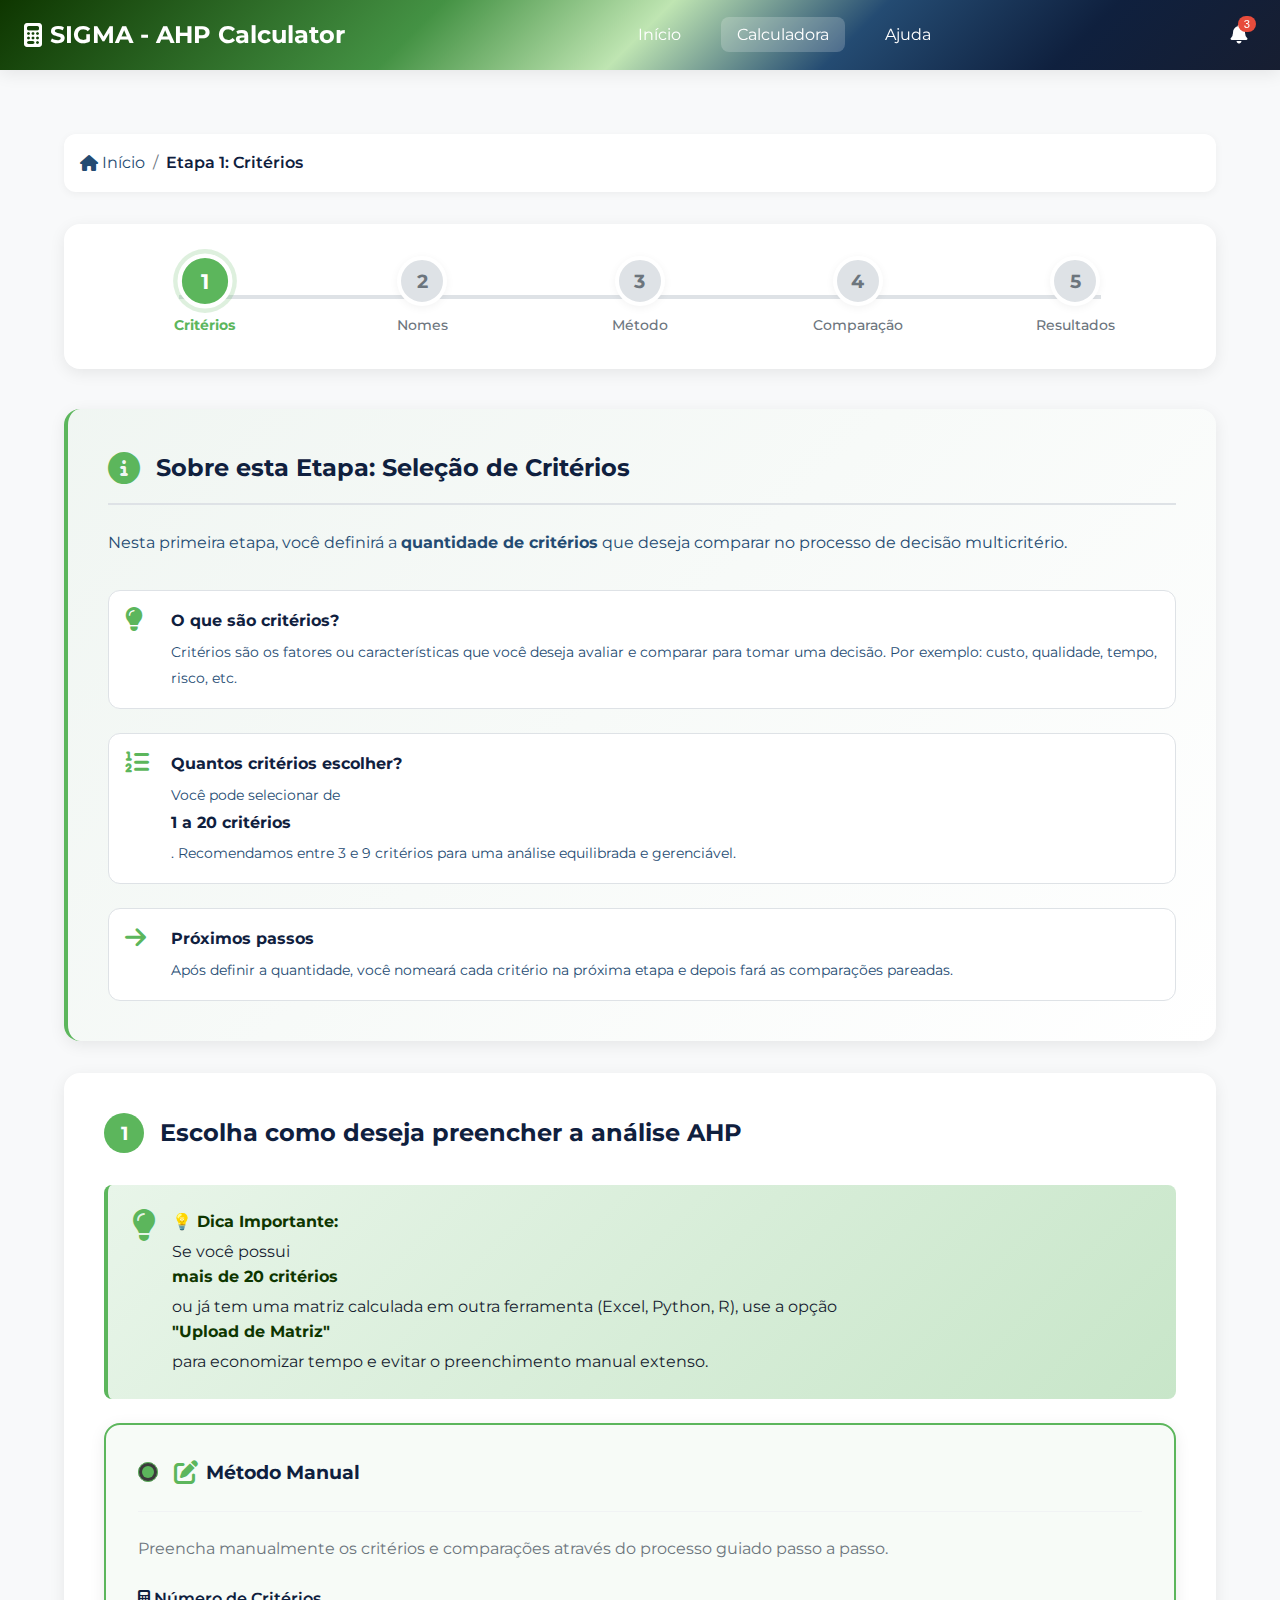
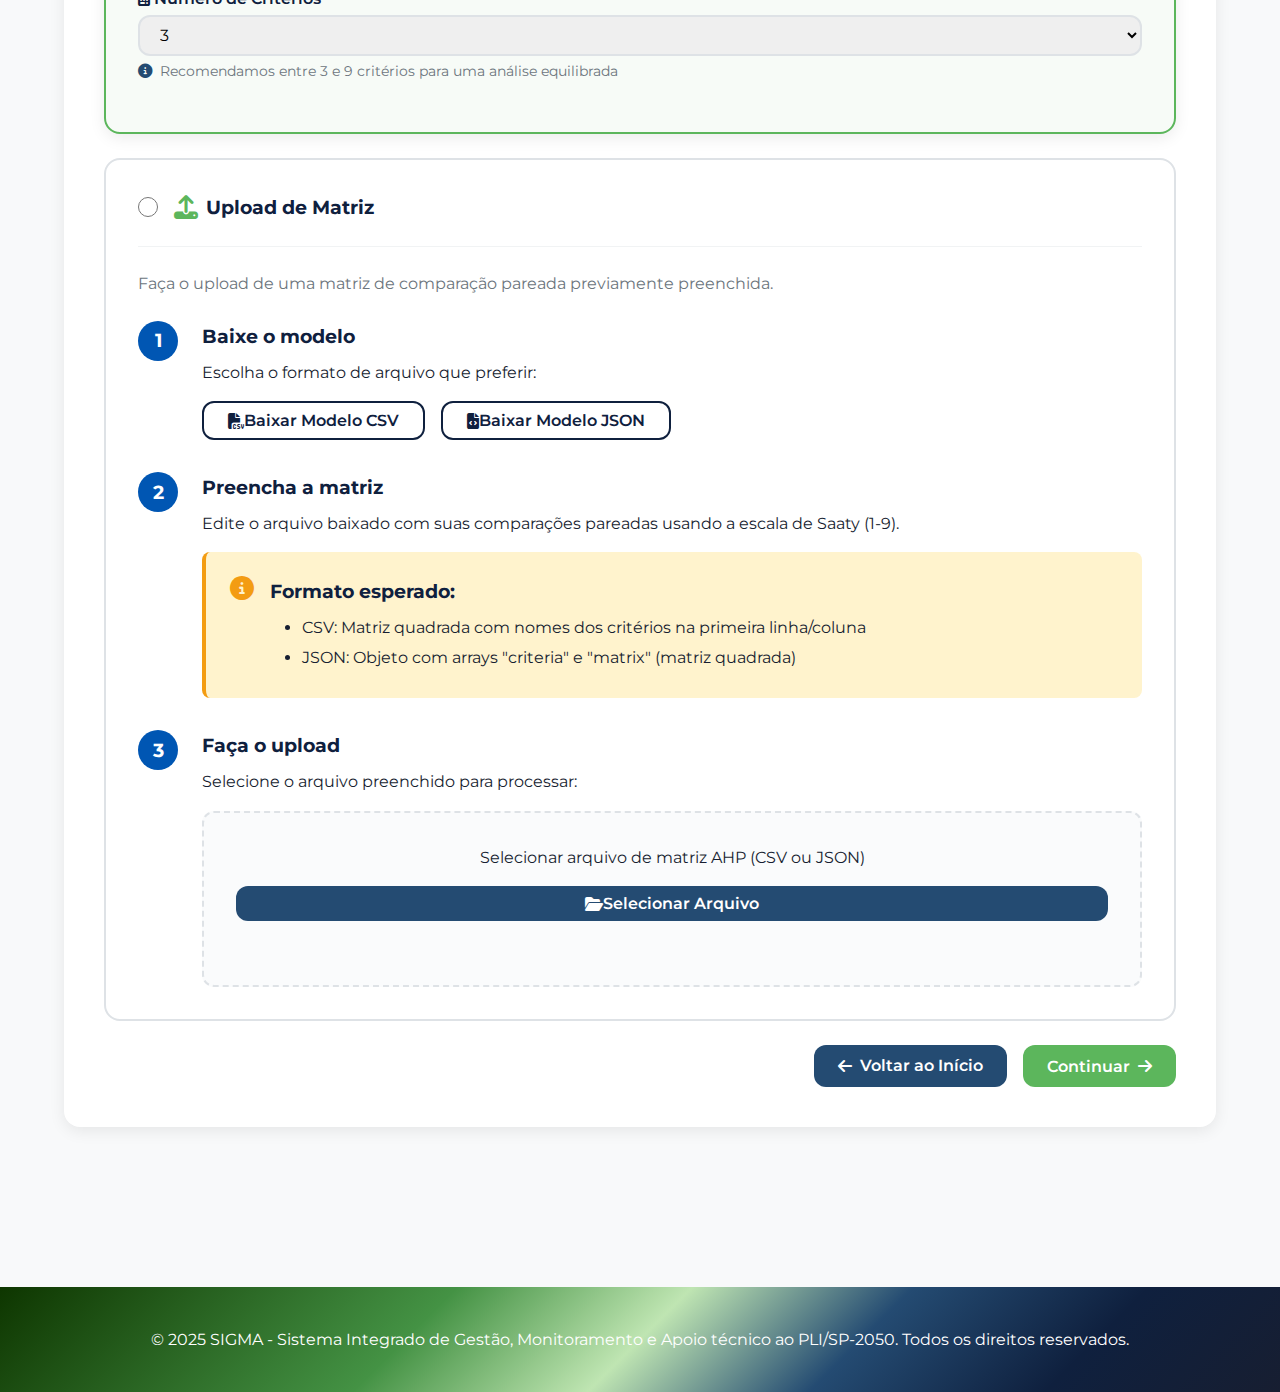
<file: step4-comparacao.html>
<!DOCTYPE html>
<html lang="pt-BR">
<head>
    <meta charset="UTF-8">
    <meta name="viewport" content="width=device-width, initial-scale=1.0">
    <title>Etapa 4: Comparação Pareada - SIGMA AHP</title>

    <!-- SIGMA AHP specific styles -->
    <link rel="stylesheet" href="sigma-ahp.css">

    <!-- Font Awesome para ícones -->
    <link rel="stylesheet" href="https://cdnjs.cloudflare.com/ajax/libs/font-awesome/6.4.2/css/all.min.css">

    <!-- Montserrat Font -->
    <link rel="preconnect" href="https://fonts.googleapis.com">
    <link rel="preconnect" href="https://fonts.gstatic.com" crossorigin>
    <link href="https://fonts.googleapis.com/css2?family=Montserrat:wght@400;500;600;700&display=swap" rel="stylesheet">
</head>
<body>
    <!-- PLI Navbar Header -->
    <header class="l-header">
        <nav class="pli-navbar">
            <div class="pli-navbar__container">
                <a href="sigma-ahp.html" class="pli-navbar__brand">
                    <i class="fas fa-calculator"></i> SIGMA - AHP Calculator
                </a>

                <ul class="pli-navbar__nav">
                    <li><a href="sigma-ahp.html" class="pli-navbar__link">Início</a></li>
                    <li><a href="#" class="pli-navbar__link pli-navbar__link--active">Calculadora</a></li>
                    <li><a href="#" class="pli-navbar__link">Ajuda</a></li>
                </ul>

                <div class="pli-navbar__utilities">
                    <button class="pli-navbar__notification">
                        <i class="fas fa-bell"></i>
                        <span class="pli-navbar__notification-badge">3</span>
                    </button>
                </div>
            </div>
        </nav>
    </header>

    <!-- Main Content -->
    <main class="l-main">
        <div class="l-container">
            <!-- Breadcrumb Navigation -->
            <nav class="breadcrumb">
                <a href="sigma-ahp.html"><i class="fas fa-home"></i> Início</a>
                <span class="breadcrumb-separator">/</span>
                <a href="step1-criterios.html">Etapa 1</a>
                <span class="breadcrumb-separator">/</span>
                <a href="step2-nomes.html">Etapa 2</a>
                <span class="breadcrumb-separator">/</span>
                <a href="step3-metodo.html">Etapa 3</a>
                <span class="breadcrumb-separator">/</span>
                <span class="breadcrumb-current">Etapa 4: Comparação</span>
            </nav>

            <!-- Progress Bar -->
            <div class="progress-container">
                <div class="progress-bar">
                    <div class="progress-step completed">
                        <div class="progress-circle">1</div>
                        <span>Critérios</span>
                    </div>
                    <div class="progress-step completed">
                        <div class="progress-circle">2</div>
                        <span>Nomes</span>
                    </div>
                    <div class="progress-step completed">
                        <div class="progress-circle">3</div>
                        <span>Método</span>
                    </div>
                    <div class="progress-step active">
                        <div class="progress-circle">4</div>
                        <span>Comparação</span>
                    </div>
                    <div class="progress-step">
                        <div class="progress-circle">5</div>
                        <span>Resultados</span>
                    </div>
                </div>
            </div>

            <!-- Info Card -->
            <section class="ahp-section info-card">
                <div class="info-card-header">
                    <i class="fas fa-info-circle"></i>
                    <h2>Sobre esta Etapa: Comparação Pareada</h2>
                </div>
                <div class="info-card-content">
                    <p>Nesta etapa, você irá <strong>comparar os critérios par a par</strong> utilizando a Escala de Saaty para definir a importância relativa entre eles.</p>
                    
                    <div class="info-highlights">
                        <div class="info-item">
                            <i class="fas fa-balance-scale"></i>
                            <div>
                                <strong>Comparação Relativa</strong>
                                <p>Compare dois critérios por vez, indicando qual é mais importante e em que intensidade.</p>
                            </div>
                        </div>
                        <div class="info-item">
                            <i class="fas fa-sync-alt"></i>
                            <div>
                                <strong>Valores Recíprocos</strong>
                                <p>Os valores simétricos na matriz são calculados automaticamente. Exemplo: se A comparado a B = 3, então B comparado a A = 1/3.</p>
                            </div>
                        </div>
                        <div class="info-item">
                            <i class="fas fa-check-circle"></i>
                            <div>
                                <strong>Índice de Consistência</strong>
                                <p>Após preencher, o sistema calculará o índice de consistência (CR). Valores abaixo de 0,10 indicam comparações consistentes.</p>
                            </div>
                        </div>
                    </div>
                </div>
            </section>

            <!-- Main Content Section -->
            <section class="ahp-section">
                <h2 class="step-title">
                    <span class="step-number">4</span>
                    <span>Comparação Pareada</span>
                </h2>
                
                <!-- Card 4.1: Escala de Intensidade de Importância -->
                <div class="info-card info-card--spaced">
                    <div class="info-card-header">
                        <i class="fas fa-balance-scale"></i>
                        <h3>4.1 Escala de Intensidade de Importância</h3>
                    </div>
                    <div class="info-card-content">
                        <p class="saaty-description">
                            A <strong>Escala de Intensidade de Importância de Saaty</strong> é utilizada no método AHP para 
                            quantificar as preferências entre critérios durante a comparação pareada. Esta escala fundamental 
                            varia de 1 a 9, onde <strong>1 representa igual importância</strong> entre dois critérios e 
                            <strong>9 representa importância extrema</strong> de um critério sobre o outro. Os valores 
                            intermediários (3, 5, 7) representam níveis moderado, forte e muito forte de importância, 
                            respectivamente. Os valores recíprocos (1/3, 1/5, 1/7, 1/9) são utilizados quando o segundo 
                            critério é mais importante que o primeiro.
                        </p>
                        <div class="saaty-image-container">
                            <img src="img_folder/escala_intensidade_importancia_criterios_ahp.png" 
                                 alt="Escala de Intensidade de Importância - Método AHP" 
                                 class="saaty-image">
                        </div>
                    </div>
                </div>

                <!-- Card 4.2: Matriz/Formulário de Comparação Pareada -->
                <div class="info-card info-card--spaced">
                    <div class="info-card-header">
                        <i class="fas fa-table" id="methodIcon"></i>
                        <h3 id="methodCardTitle">4.2 Matriz de Comparação Pareada</h3>
                    </div>
                    <div class="info-card-content">
                        <!-- Instruções dinâmicas -->
                        <div id="instructions" class="instructions-container">
                            <p id="instructionsText" class="instructions-text">
                                <!-- Será preenchido dinamicamente -->
                            </p>
                        </div>
                        
                        <!-- Área de Comparação -->
                        <div id="comparisonContent" class="comparison-content">
                            <!-- Matriz ou Formulário será gerado dinamicamente -->
                        </div>
                    </div>
                </div>
                
                <div class="c-form-actions">
                    <a href="step3-metodo.html" class="c-btn c-btn--secondary">
                        <i class="fas fa-arrow-left c-btn__icon"></i>Voltar
                    </a>
                    <button onclick="calculateResults()" class="c-btn c-btn--primary">
                        Calcular Resultados<i class="fas fa-arrow-right c-btn__icon c-btn__icon--right"></i>
                    </button>
                </div>
            </section>
        </div>
    </main>

    <!-- Footer -->
    <footer class="l-footer">
        <div class="l-footer__content">
            <p>&copy; 2025 SIGMA - Sistema Integrado de Gestão, Monitoramento e Apoio técnico ao PLI/SP-2050. Todos os direitos reservados.</p>
        </div>
    </footer>

    <!-- Scripts -->
    <script src="js/script.js"></script>
    <script>
        // Todas as variáveis já estão declaradas em script.js

        document.addEventListener('DOMContentLoaded', function() {
            const savedCriteria = localStorage.getItem('ahp_criteria');
            const savedMethod = localStorage.getItem('ahp_chosenMethod');
            
            if (!savedCriteria || !savedMethod) {
                alert('Dados incompletos. Redirecionando...');
                window.location.href = 'step1-criterios.html';
                return;
            }

            criteria = JSON.parse(savedCriteria);
            const method = savedMethod;
            
            const methodCardTitle = document.getElementById('methodCardTitle');
            const methodIcon = document.getElementById('methodIcon');
            const instructionsText = document.getElementById('instructionsText');
            
            if (method === 'matrix') {
                methodIcon.className = 'fas fa-table';
                methodCardTitle.textContent = '4.2 Matriz de Comparação Pareada';
                instructionsText.innerHTML = '<strong>Como preencher a Matriz:</strong> Você pode preencher <strong>qualquer célula da matriz</strong> (exceto a diagonal principal). Ao selecionar um valor em uma célula, o sistema automaticamente ajustará a célula simétrica oposta com o valor recíproco. Use a Escala de Saaty apresentada acima para suas comparações.';
                generateDirectMatrix();
            } else {
                methodIcon.className = 'fas fa-clipboard-list';
                methodCardTitle.textContent = '4.2 Formulário de Comparação Pareada';
                instructionsText.innerHTML = '<strong>Como preencher o Formulário:</strong> Para cada par de critérios apresentado, selecione a intensidade de importância usando a Escala de Saaty. Compare o <strong>Critério 1 com o Critério 2</strong>, indicando qual é mais importante e em que grau. O sistema irá processar automaticamente as comparações recíprocas.';
                generatePairwiseForm();
            }
        });

        // Gerar Matriz Direta
        function generateDirectMatrix() {
            const n = criteria.length;
            const container = document.getElementById('comparisonContent');
            
            let html = '<div style="overflow-x: auto;"><table class="matrix-table">';
            html += '<thead><tr><th style="background: var(--pli-azul-escuro); color: white;">Critérios</th>';
            
            for (let j = 0; j < n; j++) {
                html += '<th style="background: var(--pli-azul-escuro); color: white;">' + criteria[j] + '</th>';
            }
            html += '</tr></thead><tbody>';
            
            for (let i = 0; i < n; i++) {
                html += '<tr>';
                html += '<th style="background: var(--pli-azul-escuro); color: white;">' + criteria[i] + '</th>';
                
                for (let j = 0; j < n; j++) {
                    if (i === j) {
                        html += '<td style="background: #e8f4f8; font-weight: bold; text-align: center;">1</td>';
                    } else {
                        html += '<td>' + createSelectInput(i, j) + '</td>';
                    }
                }
                html += '</tr>';
            }
            
            html += '</tbody></table></div>';
            html += '<div style="margin-top: 1rem; padding: 0.75rem; background: #fff3cd; border-left: 4px solid #ffc107; border-radius: 4px;">';
            html += '<p style="margin: 0; color: #856404; font-size: 0.9rem; text-align: justify;"><i class="fas fa-info-circle"></i> <strong>Nota:</strong> Todas as células podem ser preenchidas. Ao selecionar um valor em qualquer célula, a célula oposta (simétrica) será automaticamente preenchida com o valor recíproco. Exemplo: se você selecionar "3" na célula [A,B], a célula [B,A] será automaticamente ajustada para "1/3".</p>';
            html += '</div>';
            container.innerHTML = html;
        }

        // Gerar Formulário de Comparação
        function generatePairwiseForm() {
            const n = criteria.length;
            const container = document.getElementById('comparisonContent');
            
            let html = '<table class="matrix-table">';
            html += '<thead><tr>';
            html += '<th style="background: var(--pli-azul-escuro); color: white;">Critério 1</th>';
            html += '<th style="background: var(--pli-azul-escuro); color: white;">Critério 2</th>';
            html += '<th style="background: var(--pli-azul-escuro); color: white;">Importância (Escala AHP)</th>';
            html += '</tr></thead><tbody>';
            
            for (let i = 0; i < n - 1; i++) {
                for (let j = i + 1; j < n; j++) {
                    html += '<tr>';
                    html += '<td><strong>' + criteria[i] + '</strong></td>';
                    html += '<td><strong>' + criteria[j] + '</strong></td>';
                    html += '<td>' + createSelectInput(i, j) + '</td>';
                    html += '</tr>';
                }
            }
            
            html += '</tbody></table>';
            container.innerHTML = html;
        }

        // Criar select com escala de Saaty - apenas valores numéricos
        function createSelectInput(i, j) {
            const options = [
                {value: 1/9, label: '1/9'},
                {value: 1/8, label: '1/8'},
                {value: 1/7, label: '1/7'},
                {value: 1/6, label: '1/6'},
                {value: 1/5, label: '1/5'},
                {value: 1/4, label: '1/4'},
                {value: 1/3, label: '1/3'},
                {value: 1/2, label: '1/2'},
                {value: 1,   label: '1'},
                {value: 2,   label: '2'},
                {value: 3,   label: '3'},
                {value: 4,   label: '4'},
                {value: 5,   label: '5'},
                {value: 6,   label: '6'},
                {value: 7,   label: '7'},
                {value: 8,   label: '8'},
                {value: 9,   label: '9'}
            ];
            
            const selectId = 'pair_' + i + '_' + j;
            const ariaLabel = 'Comparação entre ' + criteria[i] + ' e ' + criteria[j];
            let selectHtml = '<select id="' + selectId + '" onchange="storePairwiseValue(' + i + ', ' + j + ')" class="c-form-control" aria-label="' + ariaLabel + '">';
            
            for (let opt of options) {
                let selected = (Number(opt.value) === 1) ? 'selected' : '';
                selectHtml += '<option value="' + opt.value + '" ' + selected + '>' + opt.label + '</option>';
            }
            
            selectHtml += '</select>';
            pairwiseValues[selectId] = 1;
            return selectHtml;
        }

        // Armazenar valor selecionado e atualizar recíproco
        function storePairwiseValue(i, j) {
            const selectId = 'pair_' + i + '_' + j;
            const reciprocalSelectId = 'pair_' + j + '_' + i;
            const val = parseFloat(document.getElementById(selectId).value);
            
            // Armazenar valor atual
            pairwiseValues[selectId] = val;
            
            // Calcular e definir o valor recíproco no select oposto
            const reciprocal = 1 / val;
            const reciprocalSelect = document.getElementById(reciprocalSelectId);
            
            if (reciprocalSelect) {
                // Encontrar o valor mais próximo disponível no select
                reciprocalSelect.value = reciprocal;
                pairwiseValues[reciprocalSelectId] = reciprocal;
            }
        }

        // Calcular e ir para resultados
        function calculateResults() {
            const n = criteria.length;
            pairwiseMatrix = [];
            
            // Construir matriz completa
            for (let i = 0; i < n; i++) {
                pairwiseMatrix[i] = [];
                for (let j = 0; j < n; j++) {
                    if (i === j) {
                        pairwiseMatrix[i][j] = 1;
                    } else if (i < j) {
                        const selectId = 'pair_' + i + '_' + j;
                        const val = parseFloat(document.getElementById(selectId).value);
                        pairwiseMatrix[i][j] = val;
                    } else {
                        const selectId = 'pair_' + j + '_' + i;
                        const val = parseFloat(document.getElementById(selectId).value);
                        pairwiseMatrix[i][j] = 1 / val;
                    }
                }
            }
            
            localStorage.setItem('ahp_pairwiseMatrix', JSON.stringify(pairwiseMatrix));
            window.location.href = 'step5-resultados.html';
        }
    </script>
</body>
</html>
</file>
<file: sigma-ahp.css>
/* ========================================
   SIGMA AHP - VARIÁVEIS CSS
   Todas as configurações globais e design tokens
======================================== */

:root {
  /* CORES PLI */
  --pli-azul-escuro: #0f203e;
  --pli-azul-medio: #244b72;
  --pli-azul-claro: #e3eefd;
  --pli-azul: #0056b3;
  --pli-azul-principal: #0056b3;
  --pli-verde-principal: #5cb65c;
  --pli-verde-claro: #bfe5b2;
  --pli-verde-escuro: #0e3600;
  --pli-preto: #171e31;
  --pli-branco: #ffffff;
  --pli-amarelo: #f39c12;

  /* CORES SEMÂNTICAS */
  --pli-success: #174517;
  --pli-warning: #f39c12;
  --pli-error: #e74c3c;
  --pli-info: #244b72;

  /* CORES COMPLEMENTARES */
  --pli-gray-200: #e9ecef;
  --pli-gray-300: #dee2e6;
  --pli-gray-500: #6c757d;
  --pli-border-color: #dee2e6;
  --pli-border-color-light: #f1f3f4;
  --pli-text-muted: #6c757d;
  --pli-body-bg-color: #f8f9fa;
  --pli-section-bg-color: #ffffff;
  --pli-hover-bg-color: rgba(92, 182, 92, 0.05);

  /* TIPOGRAFIA */
  --pli-font-family: 'Montserrat', sans-serif;
  --pli-font-size-xs: 0.7rem;
  --pli-font-size-sm: 0.9rem;
  --pli-font-size-base: 1rem;
  --pli-font-size-lg: 1.2rem;
  --pli-font-size-xl: 1.5rem;
  --pli-font-size-2xl: 2rem;
  --pli-font-size-3xl: 3.5rem;

  --pli-font-weight-normal: 400;
  --pli-font-weight-medium: 500;
  --pli-font-weight-semibold: 600;
  --pli-font-weight-bold: 700;

  /* ESPAÇAMENTOS */
  --pli-spacing-xs: 0.25rem;
  --pli-spacing-sm: 0.5rem;
  --pli-spacing-md: 1rem;
  --pli-spacing-lg: 1.5rem;
  --pli-spacing-xl: 2rem;
  --pli-spacing-2xl: 2.5rem;
  --pli-spacing-3xl: 3rem;
  --pli-spacing-4xl: 4rem;

  /* BORDAS E RAIOS */
  --pli-border-radius-sm: 8px;
  --pli-border-radius-md: 12px;
  --pli-border-radius-lg: 16px;
  --pli-border-radius-xl: 22px;
  --pli-border-radius-full: 999px;

  --pli-border-width: 1px;
  --pli-border-width-thick: 1.5px;

  /* SOMBRAS */
  --pli-shadow-sm: 0 2px 8px rgba(0, 0, 0, 0.05);
  --pli-shadow-md: 0 4px 16px rgba(0, 0, 0, 0.08);
  --pli-shadow-lg: 0 6px 32px rgba(0, 0, 0, 0.1);
  --pli-shadow-xl: 0 8px 48px rgba(0, 0, 0, 0.15);

  /* Z-INDEX SCALE */
  --pli-z-index-dropdown: 1000;
  --pli-z-index-sticky: 1020;
  --pli-z-index-fixed: 1030;
  --pli-z-index-modal-backdrop: 1040;
  --pli-z-index-modal: 1050;
  --pli-z-index-tooltip: 1070;

  /* TRANSIÇÕES */
  --pli-transition-fast: 0.15s ease;
  --pli-transition-base: 0.2s ease;
  --pli-transition-slow: 0.3s ease;

  /* CONTAINER */
  --pli-container-max-width: 1400px;
  --pli-container-padding: 2rem;
  --pli-header-height: 80px;
  --pli-footer-height: 200px;
}

/* ========================================
   SIGMA AHP PAGE STYLES
   Estilos específicos para a página da calculadora AHP
======================================== */

/* Sobrescrever e centralizar o container principal */
.l-main {
    padding: var(--pli-spacing-xl);
    display: flex;
    justify-content: center;
    align-items: flex-start;
}

.l-container {
    max-width: 1400px !important;
    margin: 0 auto !important;
    padding: var(--pli-spacing-xl) !important;
    display: block !important;
    width: 100% !important;
}

.ahp-description {
    text-align: center;
    max-width: 900px;
    margin: 0 auto var(--pli-spacing-xl);
    line-height: 1.6;
}

.ahp-section {
    background: var(--pli-branco);
    border-radius: var(--pli-border-radius-lg);
    padding: var(--pli-spacing-2xl);
    box-shadow: var(--pli-shadow-md);
    margin-bottom: var(--pli-spacing-xl);
    width: 100%;
    max-width: 1200px;
    margin-left: auto;
    margin-right: auto;
}

.ahp-title {
    color: var(--pli-azul-escuro);
    font-size: var(--pli-font-size-3xl);
    font-weight: var(--pli-font-weight-bold);
    margin-bottom: var(--pli-spacing-sm);
    text-align: center;
    line-height: 1.2;
}

.ahp-subtitle {
    color: var(--pli-azul-medio);
    font-size: var(--pli-font-size-lg);
    margin-bottom: var(--pli-spacing-xl);
    text-align: center;
    line-height: 1.4;
    display: block;
}

.criteria-input {
    margin-bottom: var(--pli-spacing-md);
}

/* Method Selection Cards */
.method-options {
    display: grid;
    grid-template-columns: repeat(auto-fit, minmax(300px, 1fr));
    gap: var(--pli-spacing-xl);
    margin-bottom: var(--pli-spacing-xl);
}

.method-card {
    background: linear-gradient(135deg, var(--pli-azul-claro) 0%, #fff 100%);
    border: 2px solid var(--pli-border);
    border-radius: 12px;
    padding: var(--pli-spacing-xl);
    cursor: pointer;
    transition: all 0.3s ease;
    text-align: center;
}

.method-card:hover {
    transform: translateY(-5px);
    box-shadow: var(--pli-shadow-lg);
    border-color: var(--pli-verde-principal);
}

.method-card__icon {
    width: 80px;
    height: 80px;
    margin: 0 auto var(--pli-spacing-lg);
    background: linear-gradient(135deg, var(--pli-verde-principal), var(--pli-verde-escuro));
    border-radius: 50%;
    display: flex;
    align-items: center;
    justify-content: center;
    color: white;
    font-size: 2rem;
}

.method-card__title {
    color: var(--pli-azul-escuro);
    margin-bottom: var(--pli-spacing-md);
    font-size: var(--pli-font-size-xl);
    font-weight: var(--pli-font-weight-semibold);
}

.method-card__description {
    color: var(--pli-text-secondary);
    margin-bottom: var(--pli-spacing-lg);
    line-height: 1.6;
}

.method-card__features {
    display: flex;
    flex-direction: column;
    gap: var(--pli-spacing-sm);
    margin-bottom: var(--pli-spacing-lg);
}

.method-card__feature {
    display: flex;
    align-items: center;
    justify-content: center;
    gap: var(--pli-spacing-xs);
    color: var(--pli-text);
    font-size: var(--pli-font-size-sm);
}

.method-card__feature i {
    color: var(--pli-verde-principal);
}

/* Method Selection Grid (Step 3) */
.method-selection-grid {
    display: grid;
    grid-template-columns: repeat(auto-fit, minmax(350px, 1fr));
    gap: var(--pli-spacing-2xl);
    margin-bottom: var(--pli-spacing-2xl);
}

.method-option-card {
    background: var(--pli-branco);
    border: 2px solid var(--pli-border);
    border-radius: var(--pli-border-radius-lg);
    overflow: hidden;
    transition: all 0.3s ease;
    cursor: pointer;
    display: flex;
    flex-direction: column;
}

.method-option-card:hover {
    transform: translateY(-8px);
    box-shadow: var(--pli-shadow-xl);
    border-color: var(--pli-verde-principal);
}

.method-option-header {
    background: linear-gradient(135deg, var(--pli-azul-escuro), var(--pli-azul-medio));
    color: var(--pli-branco);
    padding: var(--pli-spacing-xl);
    text-align: center;
}

.method-option-icon {
    width: 80px;
    height: 80px;
    margin: 0 auto var(--pli-spacing-md);
    background: rgba(255, 255, 255, 0.2);
    border-radius: 50%;
    display: flex;
    align-items: center;
    justify-content: center;
    font-size: 2.5rem;
}

.method-option-header h3 {
    margin: 0;
    font-size: var(--pli-font-size-xl);
    font-weight: var(--pli-font-weight-bold);
}

.method-option-body {
    padding: var(--pli-spacing-xl);
    flex-grow: 1;
}

.method-example-image {
    width: 100%;
    height: auto;
    border-radius: var(--pli-border-radius-md);
    margin-bottom: var(--pli-spacing-lg);
    border: 2px solid var(--pli-border);
    box-shadow: var(--pli-shadow-sm);
}

.method-option-body p {
    margin-bottom: var(--pli-spacing-lg);
    line-height: 1.6;
    color: var(--pli-text-secondary);
}

.method-features {
    list-style: none;
    padding: 0;
    margin: 0;
}

.method-features li {
    padding: var(--pli-spacing-sm) 0;
    display: flex;
    align-items: center;
    gap: var(--pli-spacing-sm);
    color: var(--pli-text);
}

.method-features li i {
    color: var(--pli-verde-principal);
    font-size: var(--pli-font-size-lg);
}

.method-option-footer {
    padding: var(--pli-spacing-xl);
    background: var(--pli-bg-light);
    border-top: 1px solid var(--pli-border);
}

/* Scale Reference Image */
.scale-image-container {
    background: var(--pli-branco);
    border: 2px solid var(--pli-border);
    border-radius: var(--pli-border-radius-lg);
    padding: var(--pli-spacing-xl);
    box-shadow: var(--pli-shadow-md);
}

.scale-reference-image {
    width: 100%;
    height: auto;
    display: block;
    border-radius: var(--pli-border-radius-md);
}

.section-description {
    color: var(--pli-text-secondary);
    margin-bottom: var(--pli-spacing-xl);
    line-height: 1.6;
    font-size: var(--pli-font-size-lg);
}

/* Criteria Form */
.criteria-form {
    width: 100%;
}

.criteria-inputs {
    display: grid;
    gap: var(--pli-spacing-lg);
    margin-bottom: var(--pli-spacing-xl);
}

.matrix-table {
    margin: var(--pli-spacing-lg) auto;
    border-radius: var(--pli-border-radius-md);
    overflow: hidden;
    border-collapse: separate;
    border-spacing: 0;
    box-shadow: var(--pli-shadow-lg);
    background: var(--pli-branco);
    max-width: 100%;
    font-size: var(--pli-font-size-sm);
}

.matrix-table th,
.matrix-table td {
    padding: var(--pli-spacing-sm);
    text-align: center;
    border: 2px solid var(--pli-azul-escuro);
    background: var(--pli-branco);
    color: var(--pli-azul-escuro);
    font-weight: var(--pli-font-weight-semibold);
}

.matrix-table th {
    background: var(--pli-azul-escuro);
    color: var(--pli-branco);
    font-weight: var(--pli-font-weight-bold);
    font-size: var(--pli-font-size-base);
}

.matrix-table td input,
.matrix-table td select {
    width: 100%;
    padding: var(--pli-spacing-xs);
    border: 1px solid var(--pli-azul-medio);
    border-radius: var(--pli-border-radius-sm);
    background: var(--pli-branco);
    color: var(--pli-azul-escuro);
    font-size: var(--pli-font-size-sm);
    text-align: center;
}

.matrix-table td input:focus,
.matrix-table td select:focus {
    border-color: var(--pli-verde-principal);
    box-shadow: 0 0 0 2px rgba(92, 182, 92, 0.2);
    outline: none;
}

.matrix-table tr:nth-child(even) {
    background: rgba(15, 32, 62, 0.05);
}

.matrix-table tr:hover {
    background: rgba(15, 32, 62, 0.1);
}

.results-chart {
    max-width: 600px;
    margin: var(--pli-spacing-lg) auto;
}

.loading-overlay {
    position: fixed;
    top: 0;
    left: 0;
    width: 100%;
    height: 100%;
    background: rgba(255, 255, 255, 0.8);
    display: flex;
    justify-content: center;
    align-items: center;
    z-index: 9999;
}

.spinner {
    border: 4px solid var(--pli-border-color);
    border-top: 4px solid var(--pli-verde-principal);
    border-radius: 50%;
    width: 50px;
    height: 50px;
    animation: spin 1s linear infinite;
}

@keyframes spin {
    0% { transform: rotate(0deg); }
    100% { transform: rotate(360deg); }
}

.error-message {
    color: var(--pli-error);
    font-size: var(--pli-font-size-sm);
    margin-top: var(--pli-spacing-xs);
}

.success-message {
    color: var(--pli-success);
    font-size: var(--pli-font-size-sm);
    margin-top: var(--pli-spacing-xs);
}

/* Comparison method cards */
.comparison-method-cards {
    display: flex;
    justify-content: center;
    align-items: center;
    gap: 20px;
    width: 100%;
    margin-bottom: 20px;
}

.comparison-method-card {
    flex: 1;
    max-width: 35%;
    border: 2px solid var(--pli-border-color);
    border-radius: var(--pli-border-radius-md);
    padding: var(--pli-spacing-md);
    text-align: center;
}

.comparison-method-card label {
    font-weight: var(--pli-font-weight-semibold);
}

.comparison-method-card img {
    max-width: 100%;
    height: auto;
    margin-top: var(--pli-spacing-sm);
}

/* Scale image */
.scale-image {
    display: block;
    margin: 0 auto var(--pli-spacing-lg);
    max-width: 100%;
    height: auto;
}

/* Export section */
.export-section {
    margin-top: var(--pli-spacing-lg);
}

.export-section label {
    font-weight: var(--pli-font-weight-semibold);
}

.export-section select {
    display: inline-block;
    width: auto;
    margin-left: var(--pli-spacing-sm);
}

.export-section button {
    margin-left: var(--pli-spacing-sm);
}

/* Results list */
.results-list {
    list-style: none;
    padding: 0;
}

.results-list li {
    margin-bottom: var(--pli-spacing-sm);
}

/* Matrix table wrapper */
.matrix-wrapper {
    overflow-x: auto;
}

/* Tab system */
.tab-system {
    margin-bottom: var(--pli-spacing-xl);
    width: 100%;
    max-width: 1200px;
    margin-left: auto;
    margin-right: auto;
}

.tab-buttons {
    display: flex;
    justify-content: center;
    gap: var(--pli-spacing-sm);
    margin-bottom: var(--pli-spacing-lg);
    flex-wrap: wrap;
}

.tab-button {
    background: var(--pli-azul-claro);
    color: var(--pli-azul-escuro);
    border: 2px solid var(--pli-azul-medio);
    border-radius: var(--pli-border-radius-md);
    padding: var(--pli-spacing-sm) var(--pli-spacing-md);
    cursor: pointer;
    font-weight: var(--pli-font-weight-semibold);
    transition: var(--pli-transition-base);
    min-width: 120px;
}

.tab-button:hover:not(:disabled) {
    background: var(--pli-azul-medio);
    color: var(--pli-branco);
}

.tab-button.active {
    background: var(--pli-azul-escuro);
    color: var(--pli-branco);
    border-color: var(--pli-azul-escuro);
}

.tab-button:disabled {
    background: var(--pli-gray-200);
    color: var(--pli-gray-500);
    cursor: not-allowed;
    border-color: var(--pli-gray-300);
}

.tab-content {
    display: none;
}

.tab-content.active {
    display: block;
}

/* Welcome Actions */
.welcome-actions {
    text-align: center;
    margin-top: var(--pli-spacing-xl);
}

/* Features Section */
.features-section {
    margin-bottom: var(--pli-spacing-xl);
}

.section-title {
    color: var(--pli-azul-escuro);
    font-size: var(--pli-font-size-xl);
    font-weight: var(--pli-font-weight-bold);
    text-align: center;
    margin-bottom: var(--pli-spacing-xl);
}

.features-grid {
    display: grid;
    grid-template-columns: repeat(auto-fit, minmax(250px, 1fr));
    gap: var(--pli-spacing-lg);
    margin-bottom: var(--pli-spacing-xl);
}

.feature-card {
    background: var(--pli-branco);
    border: 2px solid var(--pli-border-color);
    border-radius: var(--pli-border-radius-lg);
    padding: var(--pli-spacing-lg);
    text-align: center;
    box-shadow: var(--pli-shadow-md);
    transition: var(--pli-transition-base);
}

.feature-card:hover {
    transform: translateY(-2px);
    box-shadow: var(--pli-shadow-lg);
    border-color: var(--pli-verde-principal);
}

.feature-icon {
    font-size: 3rem;
    color: var(--pli-verde-principal);
    margin-bottom: var(--pli-spacing-md);
}

.feature-card h3 {
    color: var(--pli-azul-escuro);
    font-size: var(--pli-font-size-lg);
    font-weight: var(--pli-font-weight-semibold);
    margin-bottom: var(--pli-spacing-sm);
}

.feature-card p {
    color: var(--pli-azul-medio);
    font-size: var(--pli-font-size-sm);
    line-height: 1.5;
}

/* Process Section */
.process-section {
    margin-bottom: var(--pli-spacing-xl);
}

.process-grid {
    display: grid;
    grid-template-columns: repeat(auto-fit, minmax(200px, 1fr));
    gap: var(--pli-spacing-md);
    margin-bottom: var(--pli-spacing-xl);
}

.process-card {
    background: var(--pli-branco);
    border: 2px solid var(--pli-border-color);
    border-radius: var(--pli-border-radius-lg);
    padding: var(--pli-spacing-lg);
    text-align: center;
    box-shadow: var(--pli-shadow-md);
    position: relative;
    transition: var(--pli-transition-base);
}

.process-card:hover {
    transform: translateY(-2px);
    box-shadow: var(--pli-shadow-lg);
    border-color: var(--pli-azul-principal);
}

.process-number {
    position: absolute;
    top: -15px;
    left: 50%;
    transform: translateX(-50%);
    background: var(--pli-verde-principal);
    color: var(--pli-branco);
    width: 30px;
    height: 30px;
    border-radius: 50%;
    display: flex;
    align-items: center;
    justify-content: center;
    font-weight: var(--pli-font-weight-bold);
    font-size: var(--pli-font-size-sm);
    border: 3px solid var(--pli-branco);
}

.process-card h3 {
    color: var(--pli-azul-escuro);
    font-size: var(--pli-font-size-base);
    font-weight: var(--pli-font-weight-semibold);
    margin-bottom: var(--pli-spacing-sm);
    margin-top: var(--pli-spacing-sm);
}

.process-card p {
    color: var(--pli-azul-medio);
    font-size: var(--pli-font-size-xs);
    line-height: 1.4;
}

.process-actions {
    text-align: center;
}

.c-btn--lg {
    padding: var(--pli-spacing-md) var(--pli-spacing-xl);
    font-size: var(--pli-font-size-lg);
    font-weight: var(--pli-font-weight-semibold);
}

/* Responsive adjustments */
@media (max-width: 768px) {
    .comparison-method-cards {
        flex-direction: column;
        gap: var(--pli-spacing-md);
    }

    .comparison-method-card {
        max-width: 80%;
    }

    .ahp-section {
        padding: var(--pli-spacing-lg);
    }

    .ahp-title {
        font-size: var(--pli-font-size-xl);
    }

    .ahp-subtitle {
        font-size: var(--pli-font-size-base);
    }

    .matrix-table {
        font-size: var(--pli-font-size-xs);
    }

    .matrix-table th,
    .matrix-table td {
        padding: var(--pli-spacing-xs);
    }

    .tab-buttons {
        gap: var(--pli-spacing-xs);
    }

    .tab-button {
        min-width: 100px;
        padding: var(--pli-spacing-xs) var(--pli-spacing-sm);
        font-size: var(--pli-font-size-sm);
    }

    .features-grid {
        grid-template-columns: 1fr;
        gap: var(--pli-spacing-md);
    }

    .feature-card {
        padding: var(--pli-spacing-md);
    }

    .feature-icon {
        font-size: 2.5rem;
    }

    .process-grid {
        grid-template-columns: 1fr;
        gap: var(--pli-spacing-sm);
    }

    .process-card {
        padding: var(--pli-spacing-md);
    }

    .section-title {
        font-size: var(--pli-font-size-lg);
    }
}

/* ========================================
   ESTILOS BASE E RESET
======================================== */

* {
    margin: 0;
    padding: 0;
    box-sizing: border-box;
}

body {
    font-family: var(--pli-font-family);
    font-size: var(--pli-font-size-base);
    line-height: 1.6;
    color: var(--pli-preto);
    background-color: var(--pli-body-bg-color);
}

/* ========================================
   BOTÕES
======================================== */

.c-btn {
    display: inline-flex;
    align-items: center;
    justify-content: center;
    padding: var(--pli-spacing-sm) var(--pli-spacing-lg);
    border: none;
    border-radius: var(--pli-border-radius-md);
    font-family: var(--pli-font-family);
    font-size: var(--pli-font-size-base);
    font-weight: var(--pli-font-weight-semibold);
    cursor: pointer;
    transition: var(--pli-transition-base);
    text-decoration: none;
}

.c-btn--primary {
    background: var(--pli-verde-principal);
    color: var(--pli-branco);
}

.c-btn--primary:hover {
    background: var(--pli-verde-escuro);
    transform: translateY(-2px);
    box-shadow: var(--pli-shadow-md);
}

.c-btn--secondary {
    background: var(--pli-azul-medio);
    color: var(--pli-branco);
}

.c-btn--secondary:hover {
    background: var(--pli-azul-escuro);
}

.c-btn--outline {
    background: transparent;
    color: var(--pli-azul-escuro);
    border: 2px solid var(--pli-azul-escuro);
}

.c-btn--outline:hover {
    background: var(--pli-azul-escuro);
    color: var(--pli-branco);
}

.c-btn--success {
    background: var(--pli-success);
    color: var(--pli-branco);
}

.c-btn__icon {
    margin-right: var(--pli-spacing-sm);
}

.c-btn__icon--right {
    margin-right: 0;
    margin-left: var(--pli-spacing-sm);
}

/* ========================================
   FORMULÁRIOS
======================================== */

.c-form-group {
    margin-bottom: var(--pli-spacing-md);
}

.c-form-label {
    display: block;
    margin-bottom: var(--pli-spacing-xs);
    font-weight: var(--pli-font-weight-semibold);
    color: var(--pli-azul-escuro);
}

.c-form-control {
    width: 100%;
    padding: var(--pli-spacing-sm) var(--pli-spacing-md);
    border: 2px solid var(--pli-border-color);
    border-radius: var(--pli-border-radius-md);
    font-family: var(--pli-font-family);
    font-size: var(--pli-font-size-base);
    transition: var(--pli-transition-base);
}

.c-form-control:focus {
    outline: none;
    border-color: var(--pli-verde-principal);
    box-shadow: 0 0 0 3px rgba(92, 182, 92, 0.1);
}

.c-form-actions {
    display: flex;
    gap: var(--pli-spacing-md);
    margin-top: var(--pli-spacing-lg);
    justify-content: flex-end;
}

/* ========================================
   HEADER E NAVBAR
======================================== */

.l-header {
    background: linear-gradient(135deg, #0e3600 0%, #449244 33%, #bfe5b2 50%, #244b72 66%, #0f203e 83%, #171e31 100%);
    box-shadow: var(--pli-shadow-md);
    position: sticky;
    top: 0;
    z-index: var(--pli-z-index-sticky);
}

.pli-navbar {
    padding: var(--pli-spacing-md) 0;
}

.pli-navbar__container {
    max-width: var(--pli-container-max-width);
    margin: 0 auto;
    padding: 0 var(--pli-spacing-lg);
    display: flex;
    justify-content: space-between;
    align-items: center;
}

.pli-navbar__brand {
    color: var(--pli-branco);
    font-size: var(--pli-font-size-xl);
    font-weight: var(--pli-font-weight-bold);
    text-decoration: none;
    display: flex;
    align-items: center;
    gap: var(--pli-spacing-sm);
}

.pli-navbar__nav {
    display: flex;
    list-style: none;
    gap: var(--pli-spacing-lg);
}

.pli-navbar__link {
    color: var(--pli-branco);
    text-decoration: none;
    padding: var(--pli-spacing-sm) var(--pli-spacing-md);
    border-radius: var(--pli-border-radius-sm);
    transition: var(--pli-transition-base);
}

.pli-navbar__link:hover {
    background: rgba(255, 255, 255, 0.1);
}

.pli-navbar__link--active {
    background: rgba(255, 255, 255, 0.2);
}

.pli-navbar__utilities {
    display: flex;
    align-items: center;
}

.pli-navbar__notification {
    background: transparent;
    border: none;
    color: var(--pli-branco);
    font-size: var(--pli-font-size-lg);
    cursor: pointer;
    position: relative;
    padding: var(--pli-spacing-sm);
}

.pli-navbar__notification-badge {
    position: absolute;
    top: 0;
    right: 0;
    background: var(--pli-error);
    color: var(--pli-branco);
    font-size: var(--pli-font-size-xs);
    padding: 2px 6px;
    border-radius: var(--pli-border-radius-full);
}

/* ========================================
   FOOTER
======================================== */

.l-footer {
    background: linear-gradient(135deg, #0e3600 0%, #449244 33%, #bfe5b2 50%, #244b72 66%, #0f203e 83%, #171e31 100%);
    color: var(--pli-branco);
    padding: var(--pli-spacing-2xl) 0;
    margin-top: var(--pli-spacing-4xl);
}

.l-footer__content {
    max-width: var(--pli-container-max-width);
    margin: 0 auto;
    padding: 0 var(--pli-spacing-lg);
    text-align: center;
}

/* ========================================
   BREADCRUMB NAVIGATION
======================================== */

.breadcrumb {
    display: flex;
    align-items: center;
    gap: var(--pli-spacing-sm);
    margin-bottom: var(--pli-spacing-xl);
    padding: var(--pli-spacing-md);
    background: var(--pli-branco);
    border-radius: var(--pli-border-radius-md);
    box-shadow: var(--pli-shadow-sm);
}

.breadcrumb a {
    color: var(--pli-azul-medio);
    text-decoration: none;
    display: flex;
    align-items: center;
    gap: var(--pli-spacing-xs);
    transition: var(--pli-transition-base);
}

.breadcrumb a:hover {
    color: var(--pli-verde-principal);
}

.breadcrumb-separator {
    color: var(--pli-text-muted);
}

.breadcrumb-current {
    color: var(--pli-azul-escuro);
    font-weight: var(--pli-font-weight-semibold);
}

/* ========================================
   PROGRESS BAR
======================================== */

.progress-container {
    margin-bottom: var(--pli-spacing-2xl);
}

.progress-bar {
    display: flex;
    justify-content: space-between;
    align-items: center;
    background: var(--pli-branco);
    padding: var(--pli-spacing-xl);
    border-radius: var(--pli-border-radius-lg);
    box-shadow: var(--pli-shadow-md);
    position: relative;
}

.progress-bar::before {
    content: '';
    position: absolute;
    top: 50%;
    left: 10%;
    right: 10%;
    height: 4px;
    background: var(--pli-border-color);
    transform: translateY(-50%);
    z-index: 0;
}

.progress-step {
    display: flex;
    flex-direction: column;
    align-items: center;
    gap: var(--pli-spacing-sm);
    z-index: 1;
    flex: 1;
}

.progress-circle {
    width: 50px;
    height: 50px;
    border-radius: 50%;
    background: var(--pli-border-color);
    border: 4px solid var(--pli-branco);
    display: flex;
    align-items: center;
    justify-content: center;
    font-weight: var(--pli-font-weight-bold);
    font-size: var(--pli-font-size-lg);
    color: var(--pli-text-muted);
    transition: var(--pli-transition-base);
    box-shadow: var(--pli-shadow-sm);
}

.progress-step.active .progress-circle {
    background: var(--pli-verde-principal);
    color: var(--pli-branco);
    box-shadow: 0 0 0 4px rgba(92, 182, 92, 0.2);
    transform: scale(1.1);
}

.progress-step.completed .progress-circle {
    background: var(--pli-azul-escuro);
    color: var(--pli-branco);
}

.progress-step span {
    font-size: var(--pli-font-size-sm);
    color: var(--pli-text-muted);
    font-weight: var(--pli-font-weight-medium);
    text-align: center;
}

.progress-step.active span {
    color: var(--pli-verde-principal);
    font-weight: var(--pli-font-weight-bold);
}

/* ========================================
   INFO CARDS
======================================== */

.info-card {
    border-left: 4px solid var(--pli-verde-principal);
    background: linear-gradient(135deg, rgba(92, 182, 92, 0.05) 0%, rgba(255, 255, 255, 1) 100%);
}

.info-card-header {
    display: flex;
    align-items: center;
    gap: var(--pli-spacing-md);
    margin-bottom: var(--pli-spacing-lg);
    padding-bottom: var(--pli-spacing-md);
    border-bottom: 2px solid var(--pli-border-color);
}

.info-card-header i {
    font-size: var(--pli-font-size-2xl);
    color: var(--pli-verde-principal);
}

.info-card-header h2 {
    color: var(--pli-azul-escuro);
    font-size: var(--pli-font-size-xl);
    font-weight: var(--pli-font-weight-bold);
    margin: 0;
}

.info-card-content {
    line-height: 1.8;
}

.info-card-content p {
    margin-bottom: var(--pli-spacing-md);
    color: var(--pli-azul-medio);
}

.info-highlights {
    display: flex;
    flex-direction: column;
    gap: var(--pli-spacing-lg);
    margin-top: var(--pli-spacing-xl);
}

.info-item {
    display: flex;
    gap: var(--pli-spacing-md);
    padding: var(--pli-spacing-md);
    background: var(--pli-branco);
    border-radius: var(--pli-border-radius-md);
    border: 1px solid var(--pli-border-color);
    transition: var(--pli-transition-base);
}

.info-item:hover {
    border-color: var(--pli-verde-principal);
    box-shadow: var(--pli-shadow-md);
    transform: translateX(5px);
}

.info-item i {
    font-size: var(--pli-font-size-xl);
    color: var(--pli-verde-principal);
    min-width: 30px;
}

.info-item strong {
    display: block;
    color: var(--pli-azul-escuro);
    margin-bottom: var(--pli-spacing-xs);
    font-size: var(--pli-font-size-base);
}

.info-item p {
    margin: 0;
    font-size: var(--pli-font-size-sm);
    color: var(--pli-azul-medio);
}

/* ========================================
   STEP TITLE
======================================== */

.step-title {
    display: flex;
    align-items: center;
    gap: var(--pli-spacing-md);
    color: var(--pli-azul-escuro);
    font-size: var(--pli-font-size-xl);
    font-weight: var(--pli-font-weight-bold);
    margin-bottom: var(--pli-spacing-xl);
}

.step-number {
    display: inline-flex;
    align-items: center;
    justify-content: center;
    width: 40px;
    height: 40px;
    background: var(--pli-verde-principal);
    color: var(--pli-branco);
    border-radius: 50%;
    font-size: var(--pli-font-size-lg);
    font-weight: var(--pli-font-weight-bold);
}

.form-help {
    display: block;
    margin-top: var(--pli-spacing-xs);
    color: var(--pli-text-muted);
    font-size: var(--pli-font-size-sm);
}

.form-help i {
    margin-right: var(--pli-spacing-xs);
    color: var(--pli-info);
}

/* Icon positioning in buttons */
.c-btn__icon.right {
    margin-left: var(--pli-spacing-sm);
    margin-right: 0;
}

/* Step 4 - Comparison Page Specific Styles */
.info-card--spaced {
    margin-bottom: var(--pli-spacing-xl);
    border-left: none !important;
    background: var(--pli-branco) !important;
}

.saaty-description {
    margin-bottom: var(--pli-spacing-lg);
    line-height: 1.8;
    color: var(--pli-text);
}

.saaty-image-container {
    text-align: center;
    padding: var(--pli-spacing-lg);
    background: #f8f9fa;
    border-radius: var(--pli-border-radius-md);
    margin-top: var(--pli-spacing-md);
}

.saaty-image {
    max-width: 100%;
    height: auto;
    border: 2px solid var(--pli-azul-escuro);
    border-radius: var(--pli-border-radius-md);
    box-shadow: 0 4px 6px rgba(0,0,0,0.1);
}

.instructions-container {
    background: #e3f2fd;
    padding: var(--pli-spacing-lg);
    border-radius: var(--pli-border-radius-md);
    margin-bottom: var(--pli-spacing-lg);
}

.instructions-text {
    margin: 0;
    color: var(--pli-text);
    line-height: 1.8;
}

.comparison-content {
    margin-top: var(--pli-spacing-lg);
}

/* ========================================
   UPLOAD METHOD STYLES
======================================== */

.method-choice-card {
    border: 2px solid var(--pli-border-color);
    border-radius: var(--pli-border-radius-lg);
    padding: var(--pli-spacing-xl);
    margin-bottom: var(--pli-spacing-lg);
    background: var(--pli-branco);
    transition: all var(--pli-transition-base);
}

.method-choice-card:has(input[type="radio"]:checked) {
    border-color: var(--pli-verde-principal);
    background: var(--pli-hover-bg-color);
    box-shadow: var(--pli-shadow-md);
}

.method-choice-header {
    display: flex;
    align-items: center;
    gap: var(--pli-spacing-md);
    margin-bottom: var(--pli-spacing-md);
}

.method-choice-header input[type="radio"] {
    width: 20px;
    height: 20px;
    cursor: pointer;
    accent-color: var(--pli-verde-principal);
}

.method-choice-header label {
    display: flex;
    align-items: center;
    gap: var(--pli-spacing-sm);
    font-size: var(--pli-font-size-lg);
    color: var(--pli-azul-escuro);
    cursor: pointer;
    margin: 0;
}

.method-choice-header label i {
    color: var(--pli-verde-principal);
    font-size: var(--pli-font-size-xl);
}

.method-content {
    margin-top: var(--pli-spacing-lg);
    padding-top: var(--pli-spacing-lg);
    border-top: 1px solid var(--pli-border-color-light);
}

.method-content p {
    margin-bottom: var(--pli-spacing-lg);
    color: var(--pli-text-muted);
    line-height: 1.6;
}

/* Upload Steps */
.upload-steps {
    display: flex;
    flex-direction: column;
    gap: var(--pli-spacing-xl);
}

.upload-step {
    display: flex;
    gap: var(--pli-spacing-lg);
    align-items: flex-start;
}

.step-number-badge {
    flex-shrink: 0;
    width: 40px;
    height: 40px;
    background: var(--pli-azul-principal);
    color: var(--pli-branco);
    border-radius: 50%;
    display: flex;
    align-items: center;
    justify-content: center;
    font-weight: var(--pli-font-weight-bold);
    font-size: var(--pli-font-size-lg);
}

.step-content {
    flex: 1;
}

.step-content strong {
    display: block;
    color: var(--pli-azul-escuro);
    font-size: var(--pli-font-size-lg);
    margin-bottom: var(--pli-spacing-sm);
}

.step-content p {
    margin-bottom: var(--pli-spacing-md);
    color: var(--pli-preto);
}

.template-buttons {
    display: flex;
    gap: var(--pli-spacing-md);
    flex-wrap: wrap;
}

.info-box {
    display: flex;
    gap: var(--pli-spacing-md);
    padding: var(--pli-spacing-lg);
    background: #fff3cd;
    border-left: 4px solid var(--pli-warning);
    border-radius: var(--pli-border-radius-sm);
    margin-top: var(--pli-spacing-md);
}

.info-box i {
    color: var(--pli-warning);
    font-size: var(--pli-font-size-xl);
    flex-shrink: 0;
}

.info-box strong {
    color: var(--pli-azul-escuro);
    display: block;
    margin-bottom: var(--pli-spacing-xs);
}

.info-box ul {
    margin-top: var(--pli-spacing-sm);
    margin-left: var(--pli-spacing-xl);
}

.info-box ul li {
    margin-bottom: var(--pli-spacing-xs);
}

/* Recommendation Box */
.recommendation-box {
    display: flex;
    gap: var(--pli-spacing-md);
    padding: var(--pli-spacing-lg);
    background: linear-gradient(135deg, #e8f5e9 0%, #c8e6c9 100%);
    border-left: 4px solid var(--pli-verde-principal);
    border-radius: var(--pli-border-radius-sm);
    margin-bottom: var(--pli-spacing-lg);
}

.recommendation-box i {
    color: var(--pli-verde-principal);
    font-size: var(--pli-font-size-2xl);
    flex-shrink: 0;
}

.recommendation-box strong {
    color: var(--pli-verde-escuro);
    display: block;
    margin-bottom: var(--pli-spacing-xs);
    font-size: var(--pli-font-size-base);
}

.recommendation-box p {
    margin: 0;
    color: var(--pli-preto);
    line-height: 1.6;
}

/* Upload Area */
.upload-area {
    display: flex;
    flex-direction: column;
    gap: var(--pli-spacing-md);
    padding: var(--pli-spacing-xl);
    border: 2px dashed var(--pli-border-color);
    border-radius: var(--pli-border-radius-md);
    background: #fafbfc;
    text-align: center;
    transition: all var(--pli-transition-base);
}

.upload-area:hover {
    border-color: var(--pli-verde-principal);
    background: var(--pli-hover-bg-color);
}

.file-info {
    margin-top: var(--pli-spacing-md);
}

.selected-file {
    display: flex;
    align-items: center;
    gap: var(--pli-spacing-md);
    padding: var(--pli-spacing-md);
    background: var(--pli-branco);
    border: 1px solid var(--pli-verde-principal);
    border-radius: var(--pli-border-radius-sm);
    box-shadow: var(--pli-shadow-sm);
}

.selected-file i {
    font-size: var(--pli-font-size-2xl);
    color: var(--pli-verde-principal);
}

.selected-file strong {
    display: block;
    color: var(--pli-azul-escuro);
    font-size: var(--pli-font-size-base);
}

.selected-file small {
    display: block;
    color: var(--pli-text-muted);
    font-size: var(--pli-font-size-sm);
}

/* Notifications */
.notification {
    position: fixed;
    top: 100px;
    right: 20px;
    min-width: 300px;
    max-width: 500px;
    padding: var(--pli-spacing-lg);
    background: var(--pli-branco);
    border-radius: var(--pli-border-radius-md);
    box-shadow: var(--pli-shadow-lg);
    display: flex;
    align-items: center;
    gap: var(--pli-spacing-md);
    z-index: var(--pli-z-index-tooltip);
    animation: slideIn 0.3s ease-out;
}

.notification i {
    font-size: var(--pli-font-size-xl);
    flex-shrink: 0;
}

.notification-success {
    border-left: 4px solid var(--pli-verde-principal);
}

.notification-success i {
    color: var(--pli-verde-principal);
}

.notification-error {
    border-left: 4px solid var(--pli-error);
}

.notification-error i {
    color: var(--pli-error);
}

.notification-info {
    border-left: 4px solid var(--pli-info);
}

.notification-info i {
    color: var(--pli-info);
}

@keyframes slideIn {
    from {
        transform: translateX(400px);
        opacity: 0;
    }
    to {
        transform: translateX(0);
        opacity: 1;
    }
}

@keyframes slideOut {
    from {
        transform: translateX(0);
        opacity: 1;
    }
    to {
        transform: translateX(400px);
        opacity: 0;
    }
}

/* Hidden file input */
#matrix-file-input {
    display: none;
}
</file>
